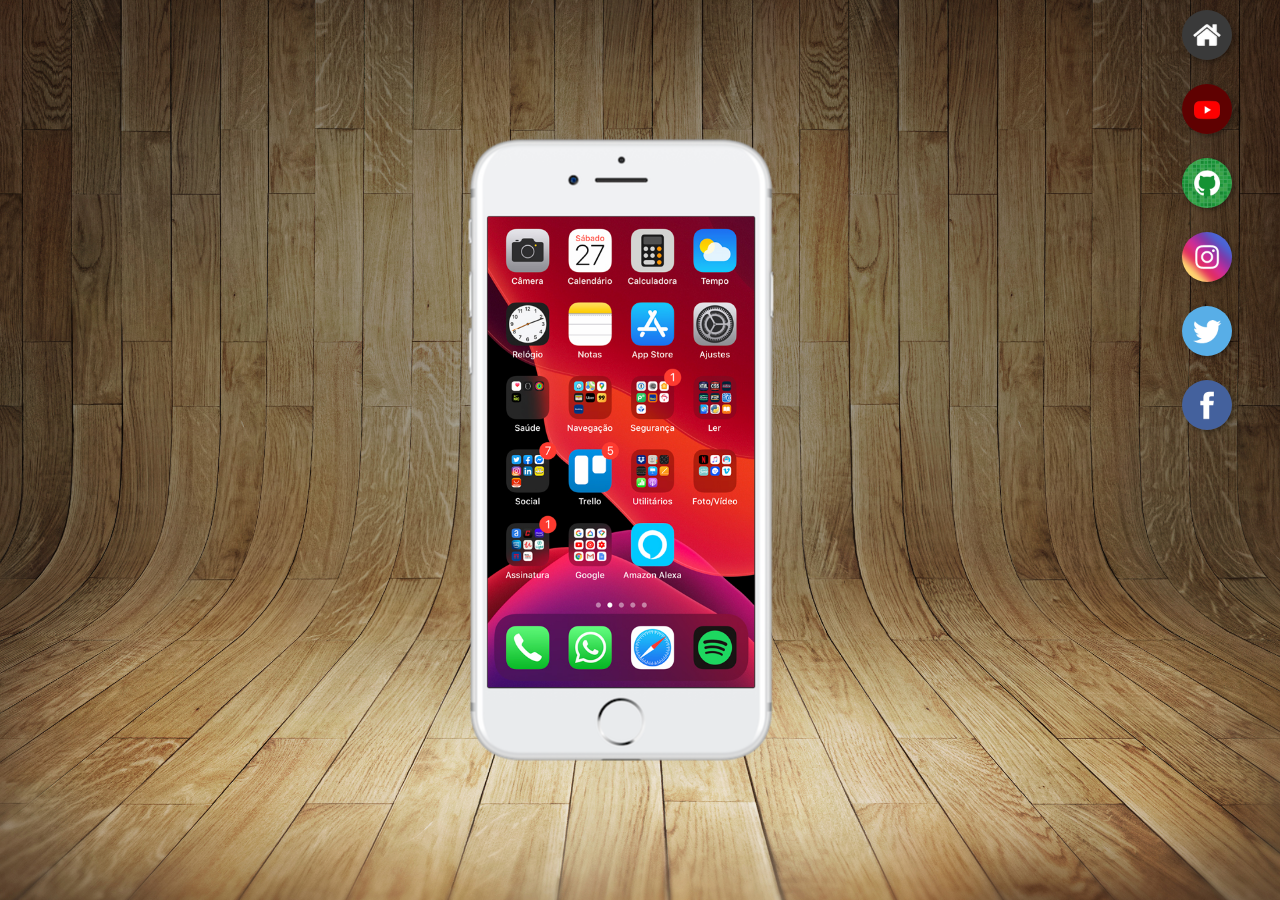
<file: index.html>
<!DOCTYPE html>
<html lang="pt-br">
<head>
    <meta charset="UTF-8">
    <meta name="viewport" content="width=device-width, initial-scale=1.0">
    <title>Projeto Redes Sociais</title>
    <link rel="stylesheet" href="style.css">
    <link rel="shortcut icon" href="favicon.ico" type="image/x-icon">
    
</head>
<body>

  
    <main>
        <section id="telefone">
            <iframe src="home.html" name="tela"  id="tela" frameborder="0"></iframe>
        </section>

        <section id="redes-sociais">
            <a href="home.html" target="tela"> <img src="imagens/logo-home.jpg" alt=""></a> <br>
            <a href="youtube.html" target="tela"><img src="imagens/logo-youtube.jpg" alt=""></a> <br>
            <a href="github.html" target="tela" ><img src="imagens/logo-github.jpg" alt=""></a> <br>
            <a href="instagram.html" target="tela"><img src="imagens/logo-instagram.jpg"   alt=""></a> <br>
            <a href="twitter.html" target="tela"><img src="imagens/logo-twitter.jpg" alt=""></a> <br>
            <a href="facebook.html" target="tela"><img src="imagens/logo-facebook.jpg" alt=""></a>
        </section>
    </main>
    


       
   <body>
</html>
</file>
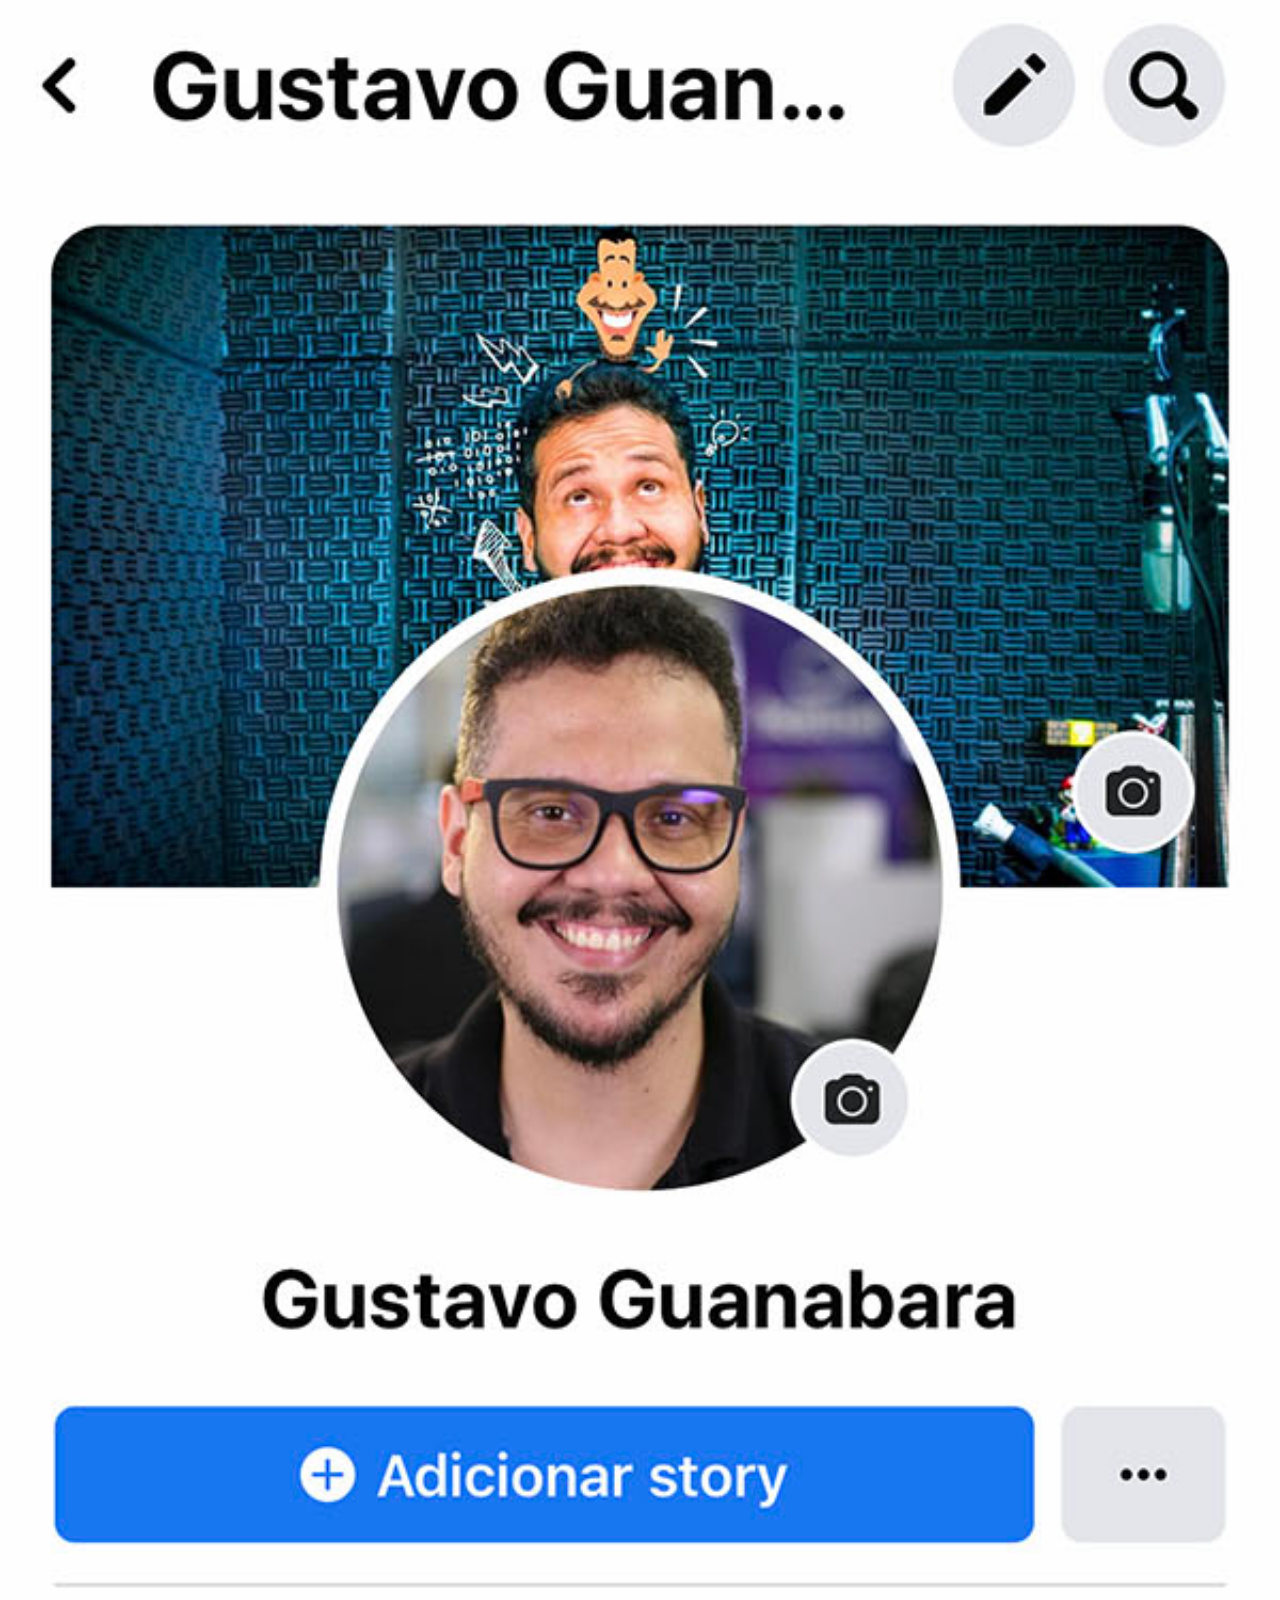
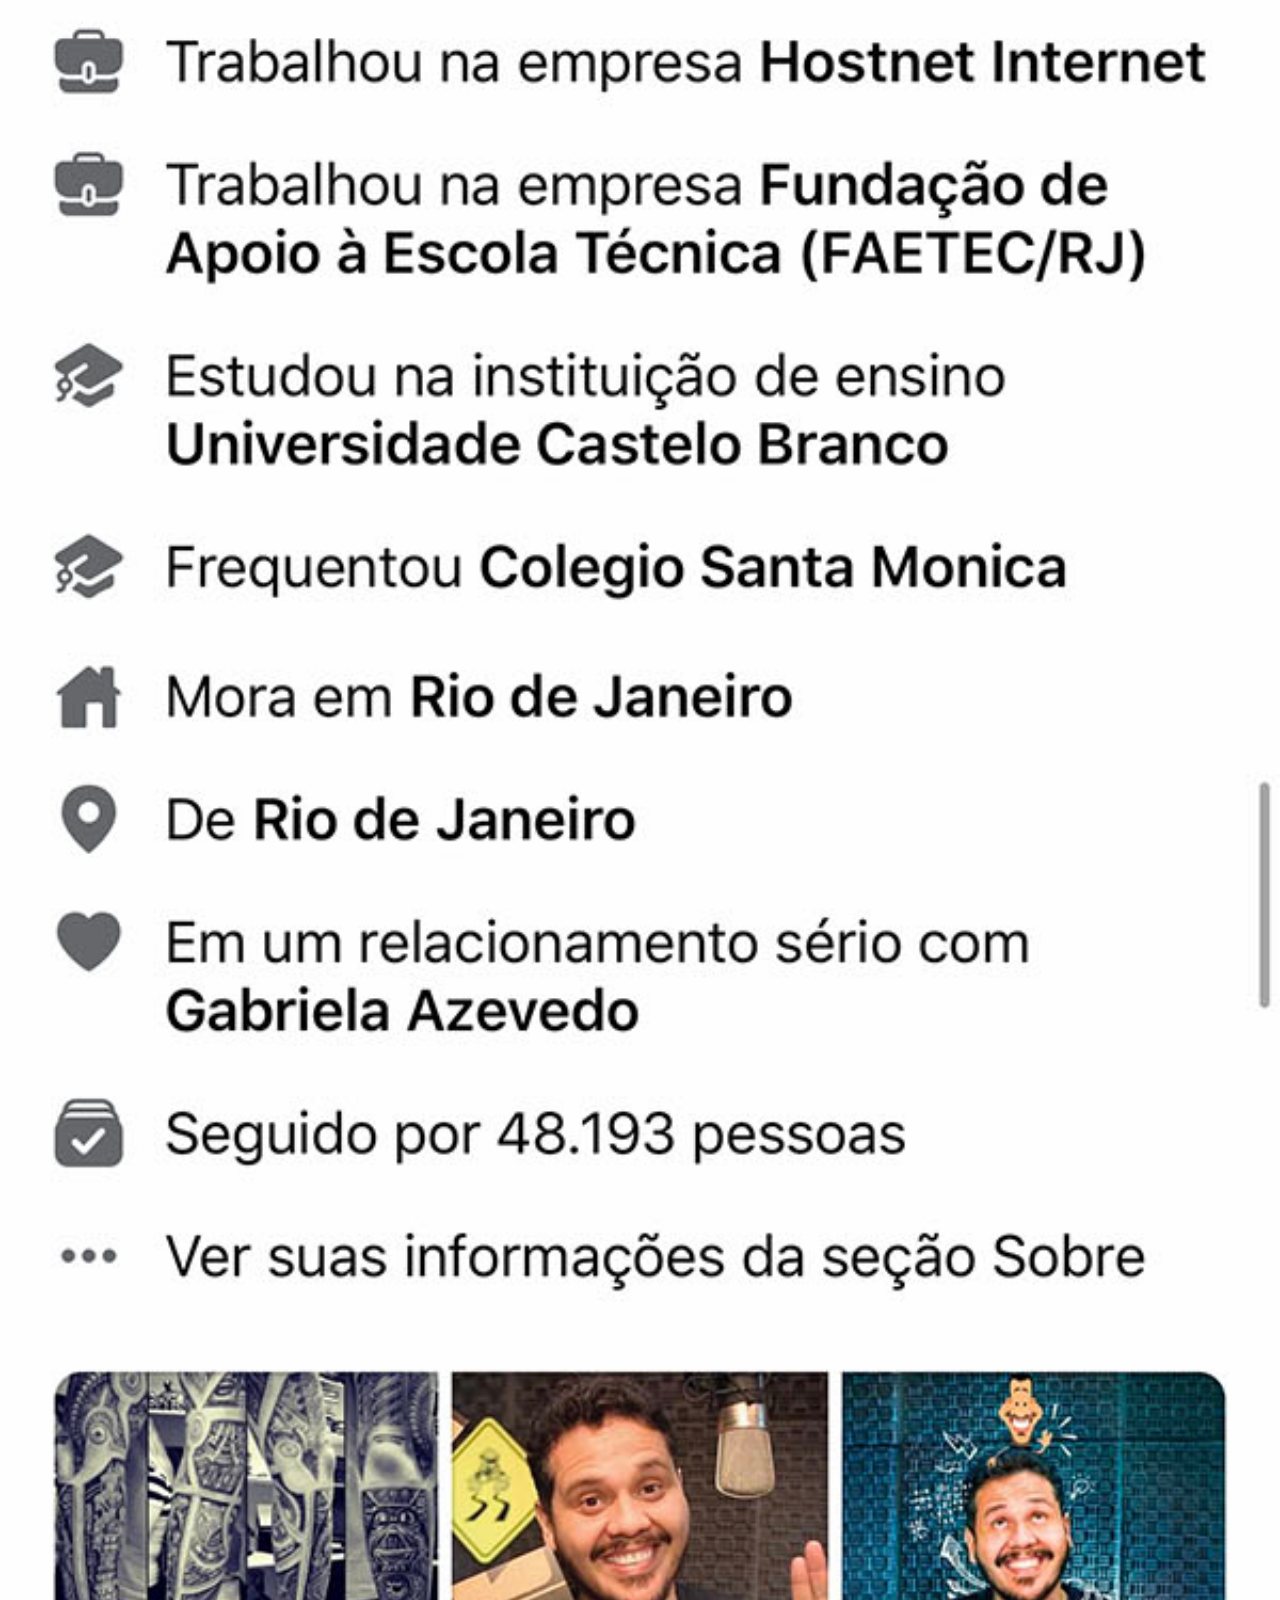
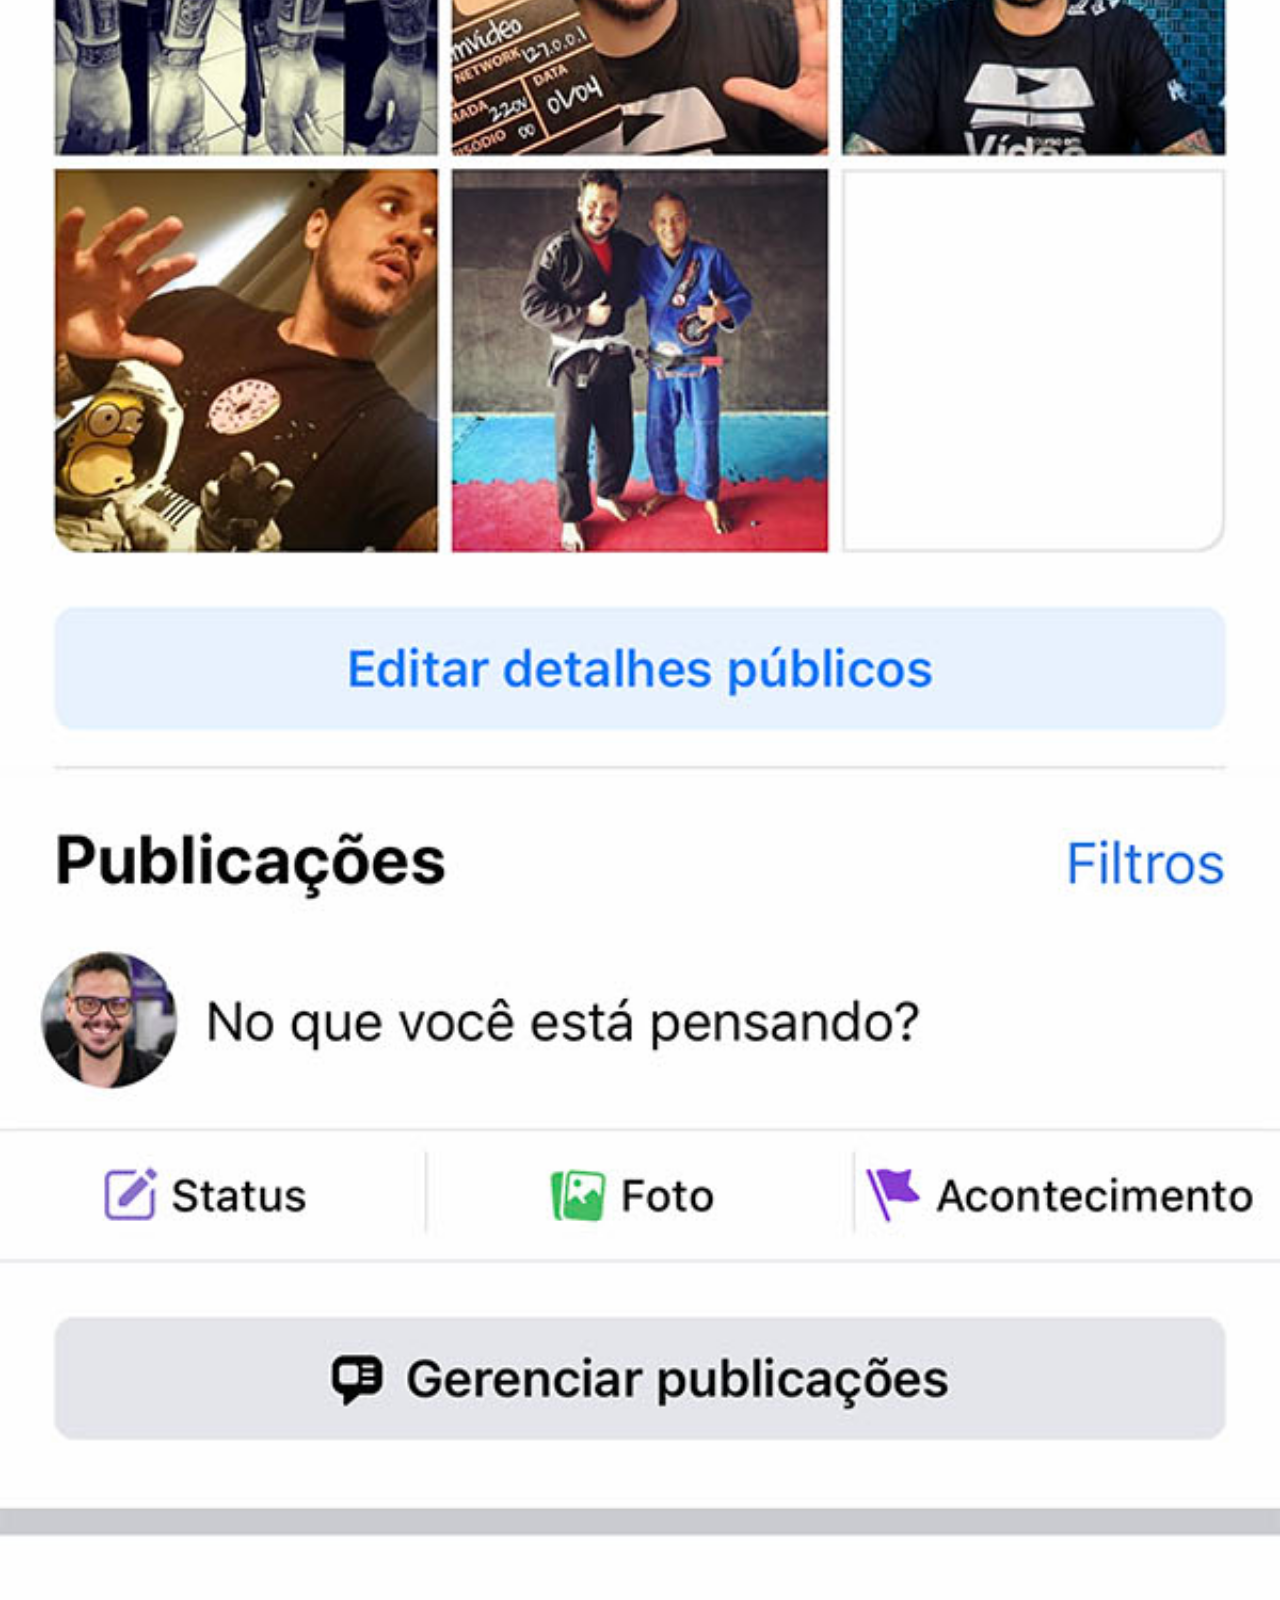
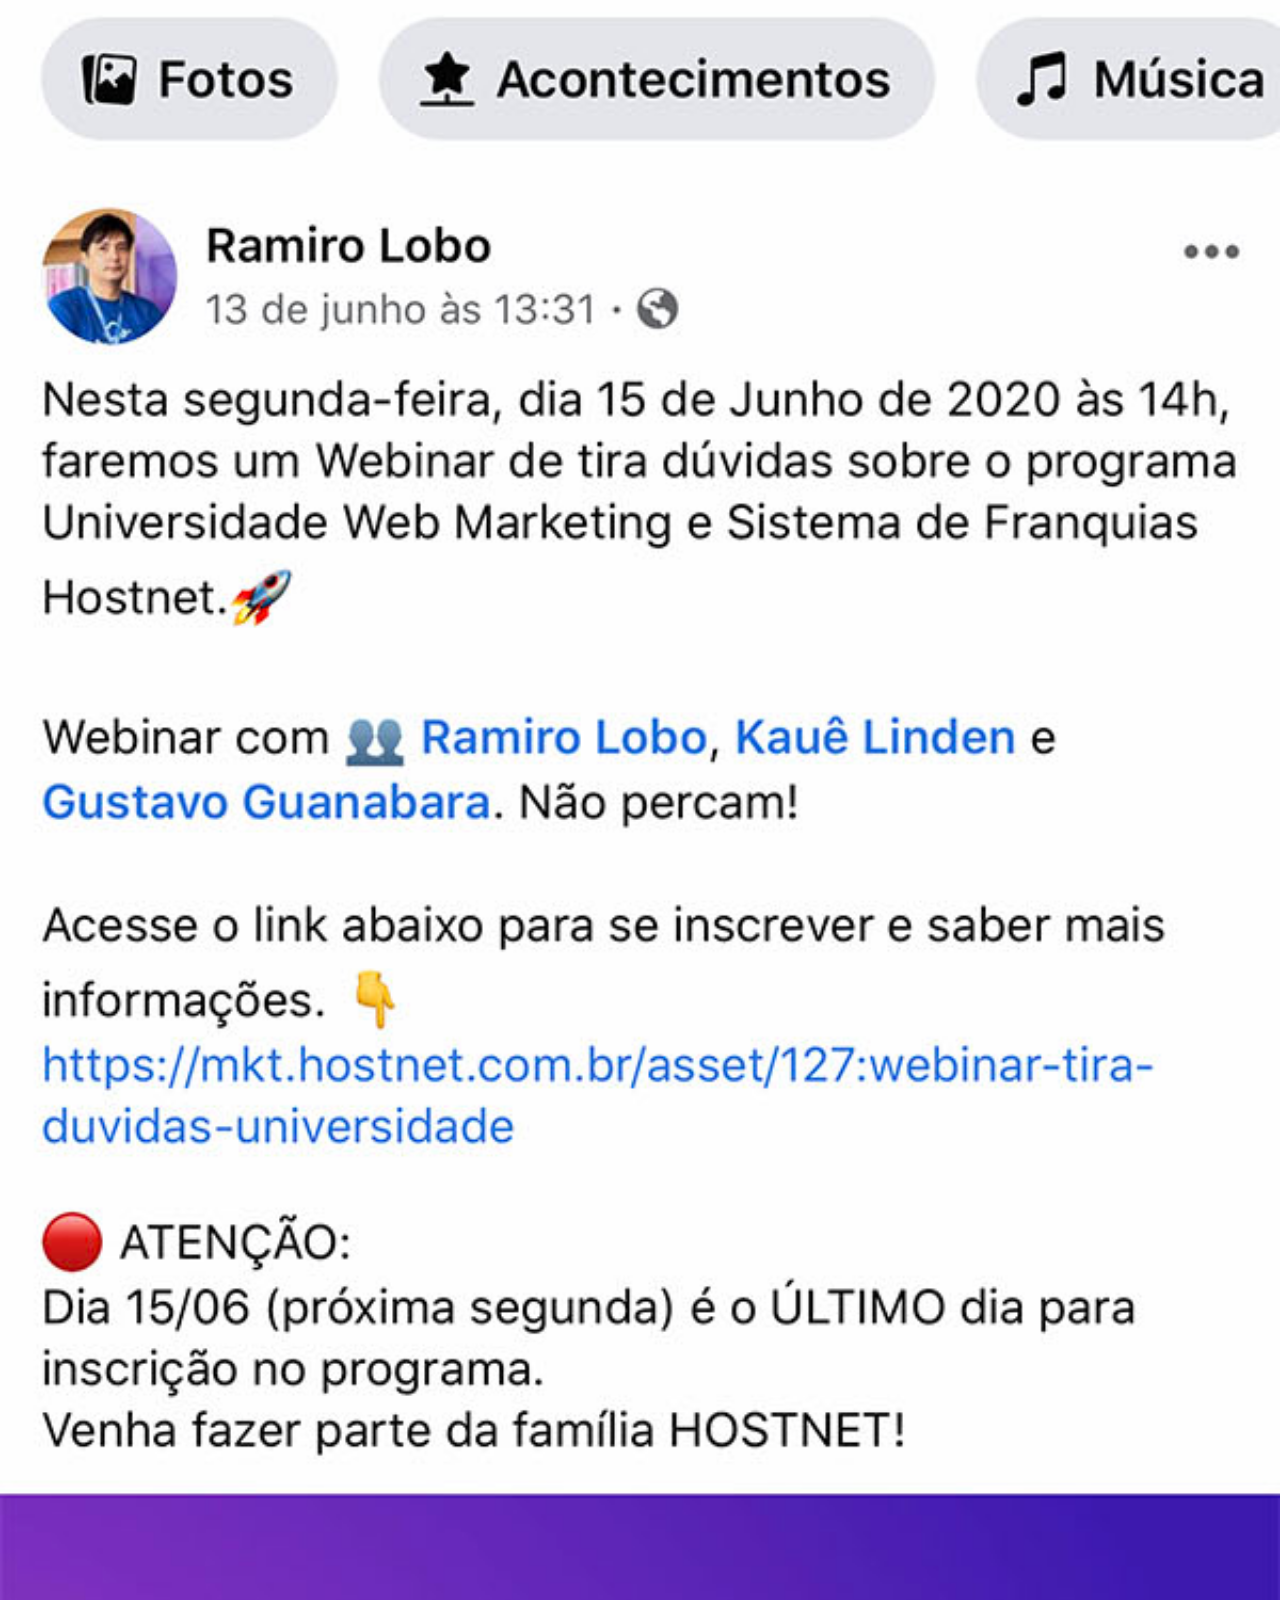
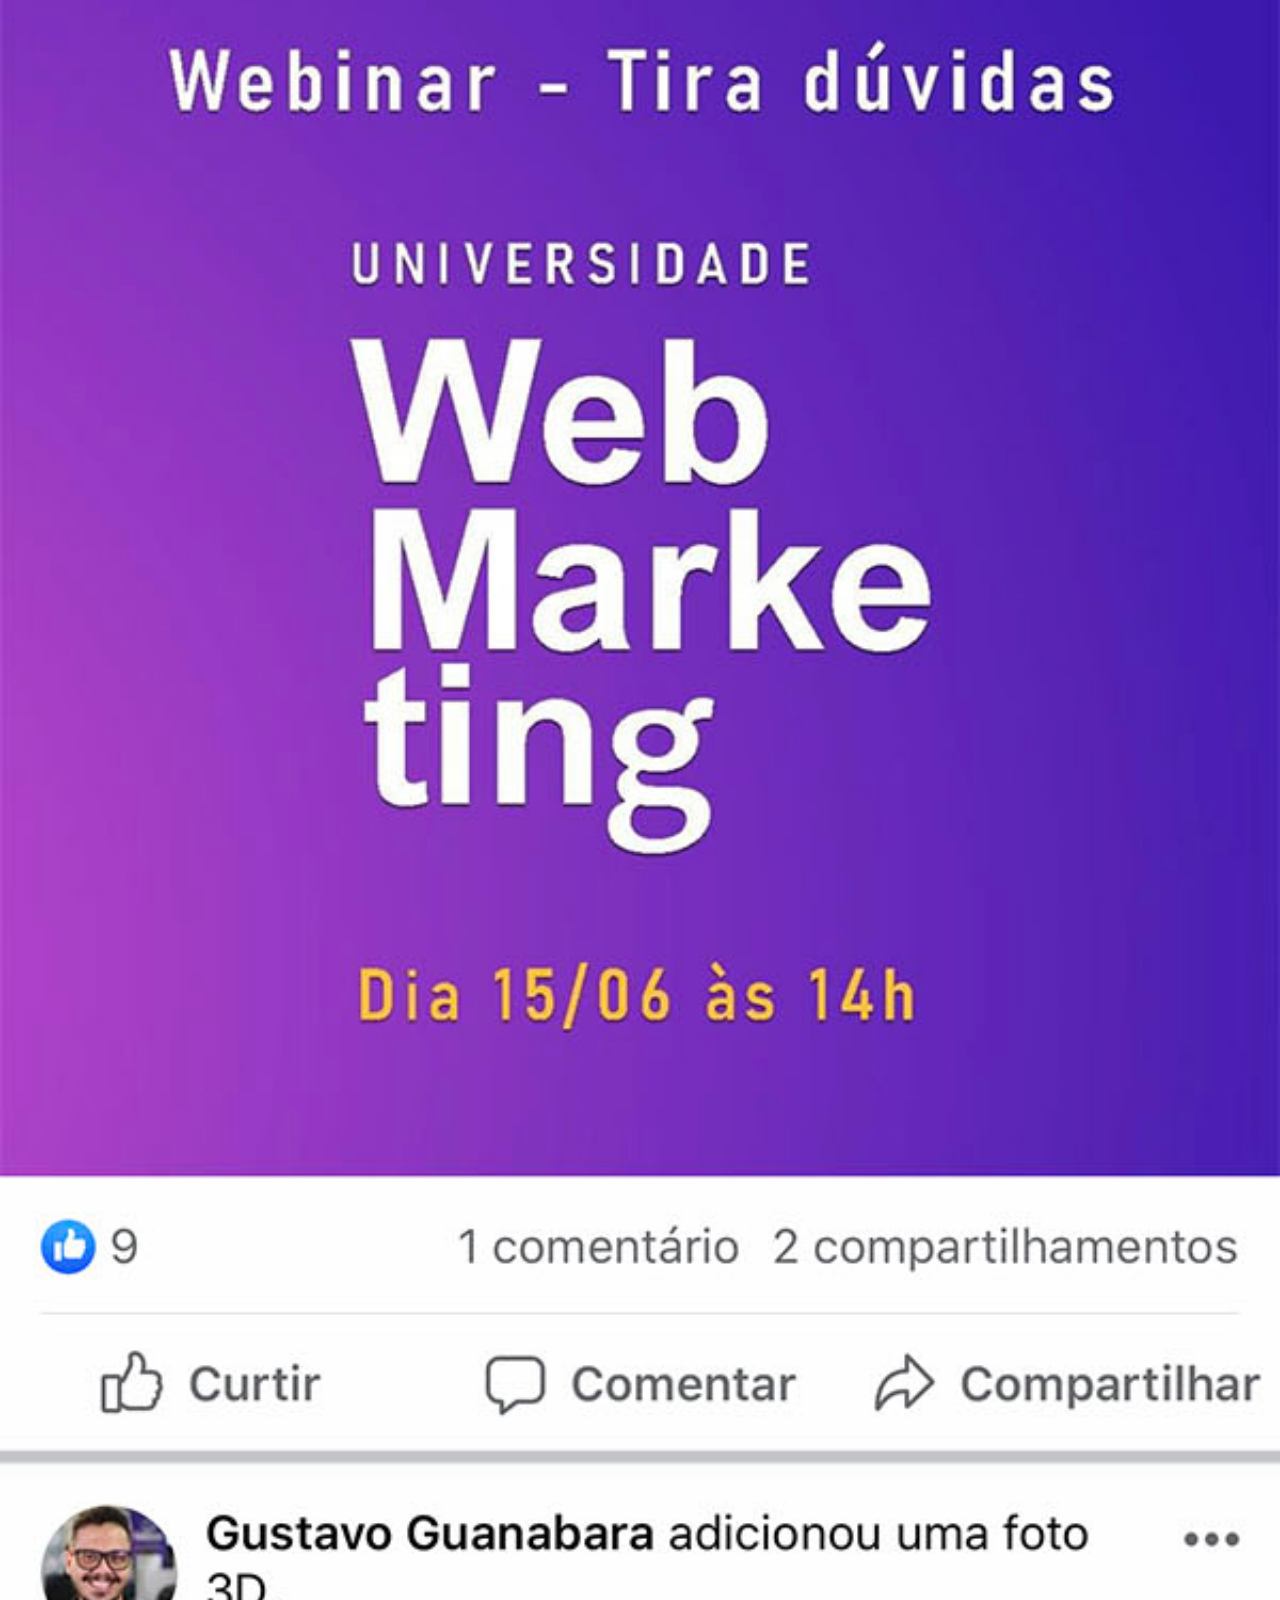
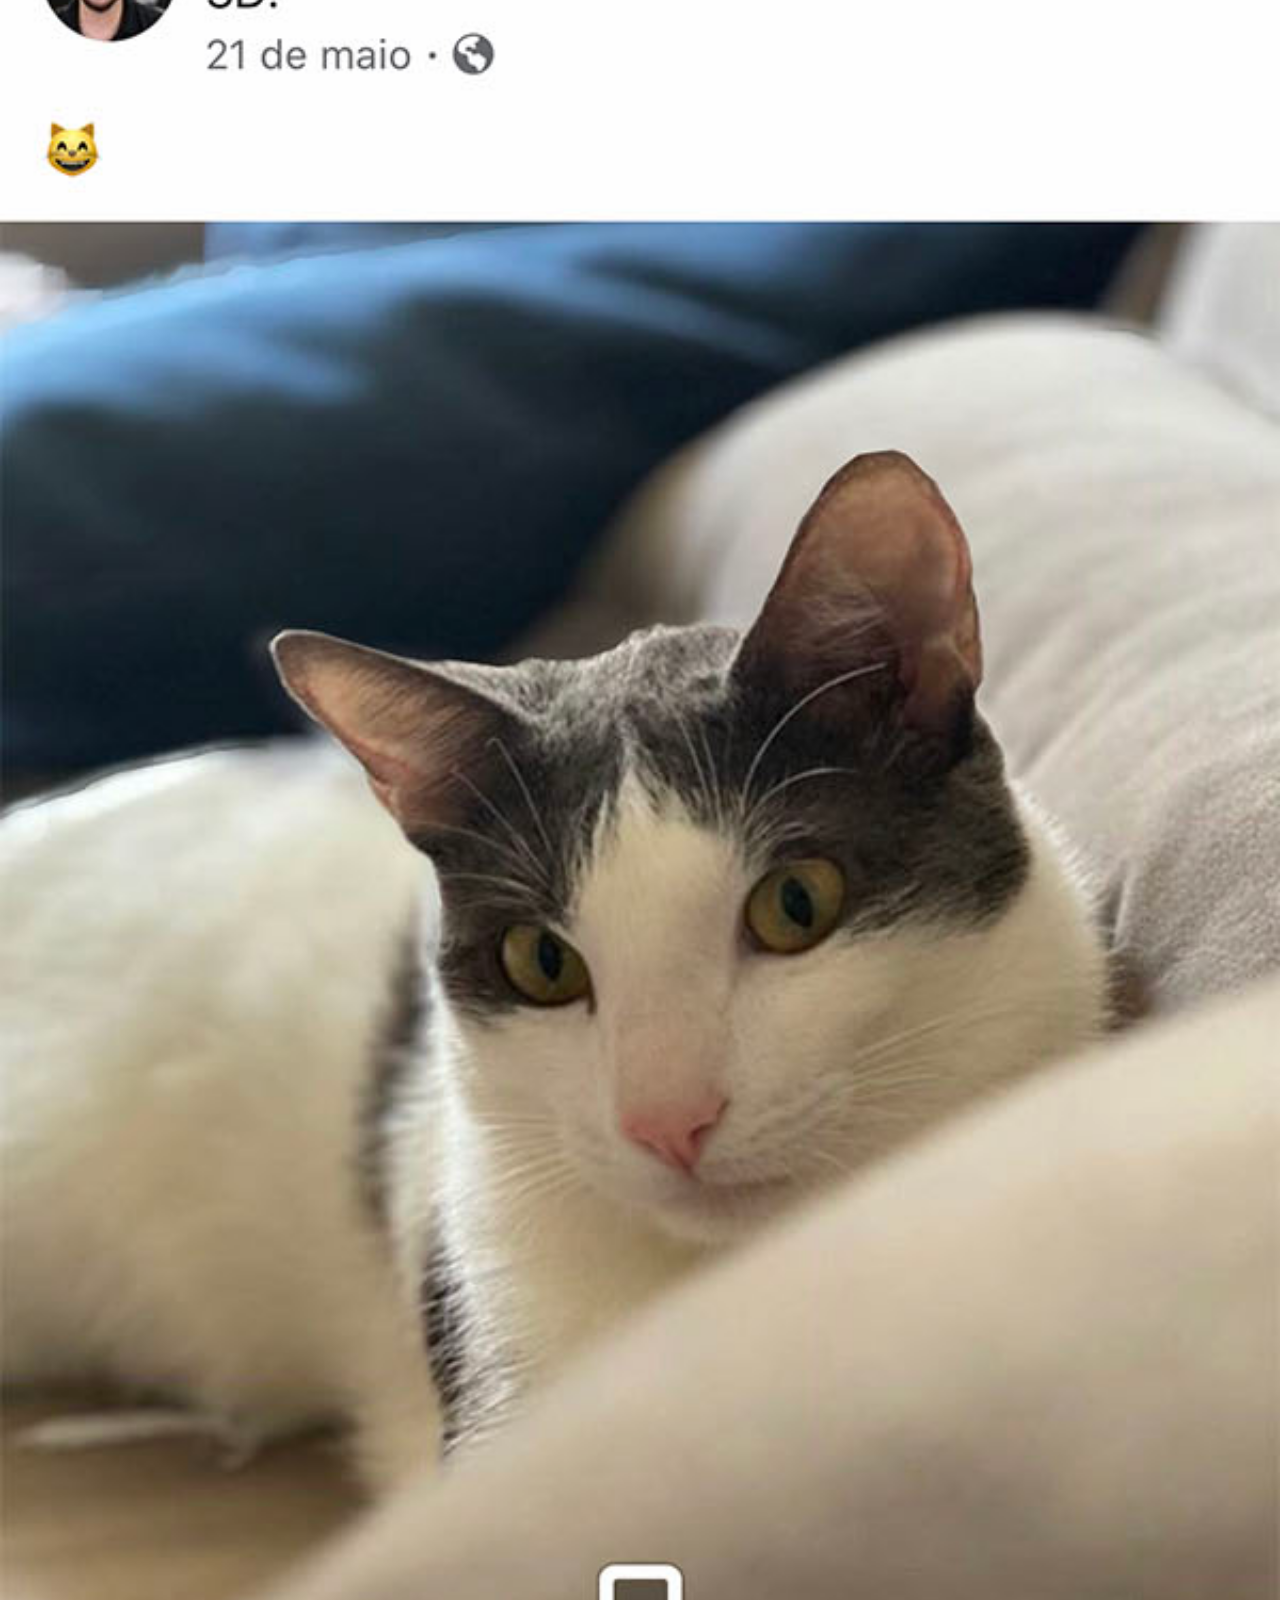
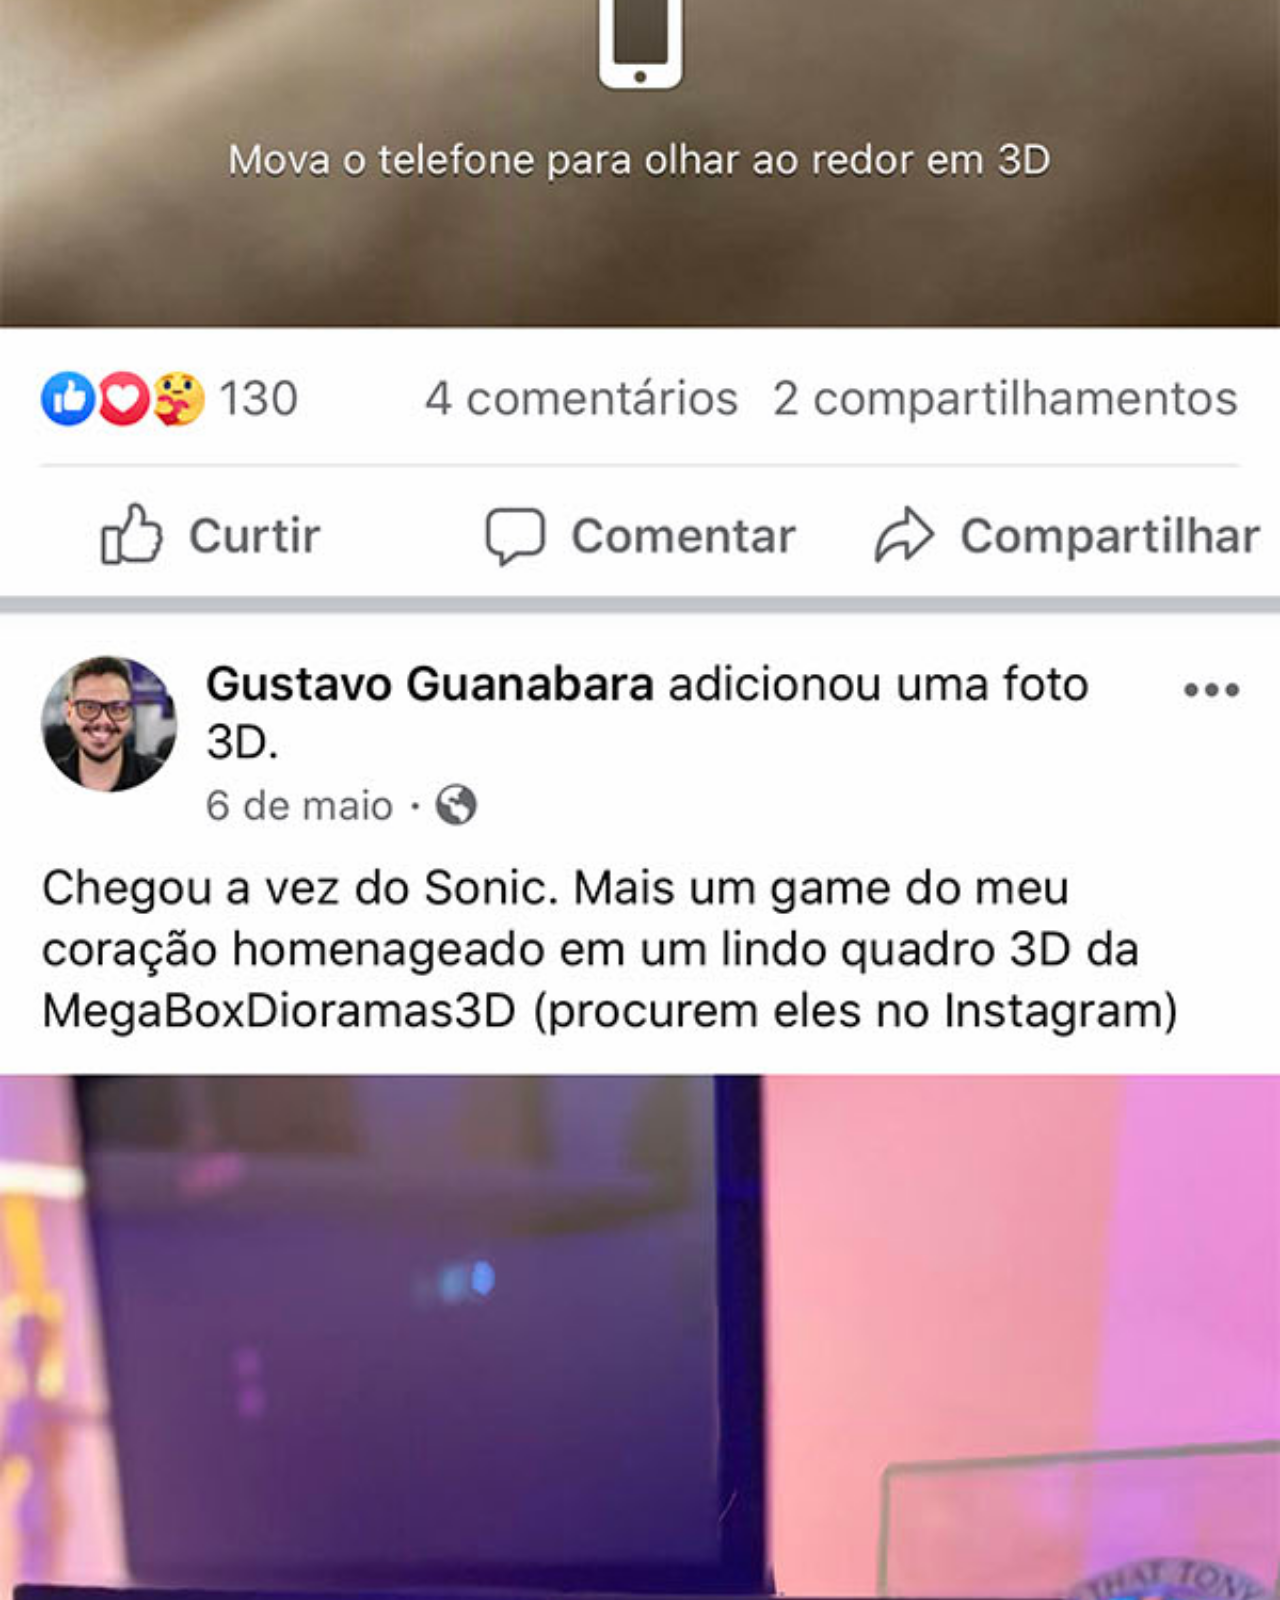
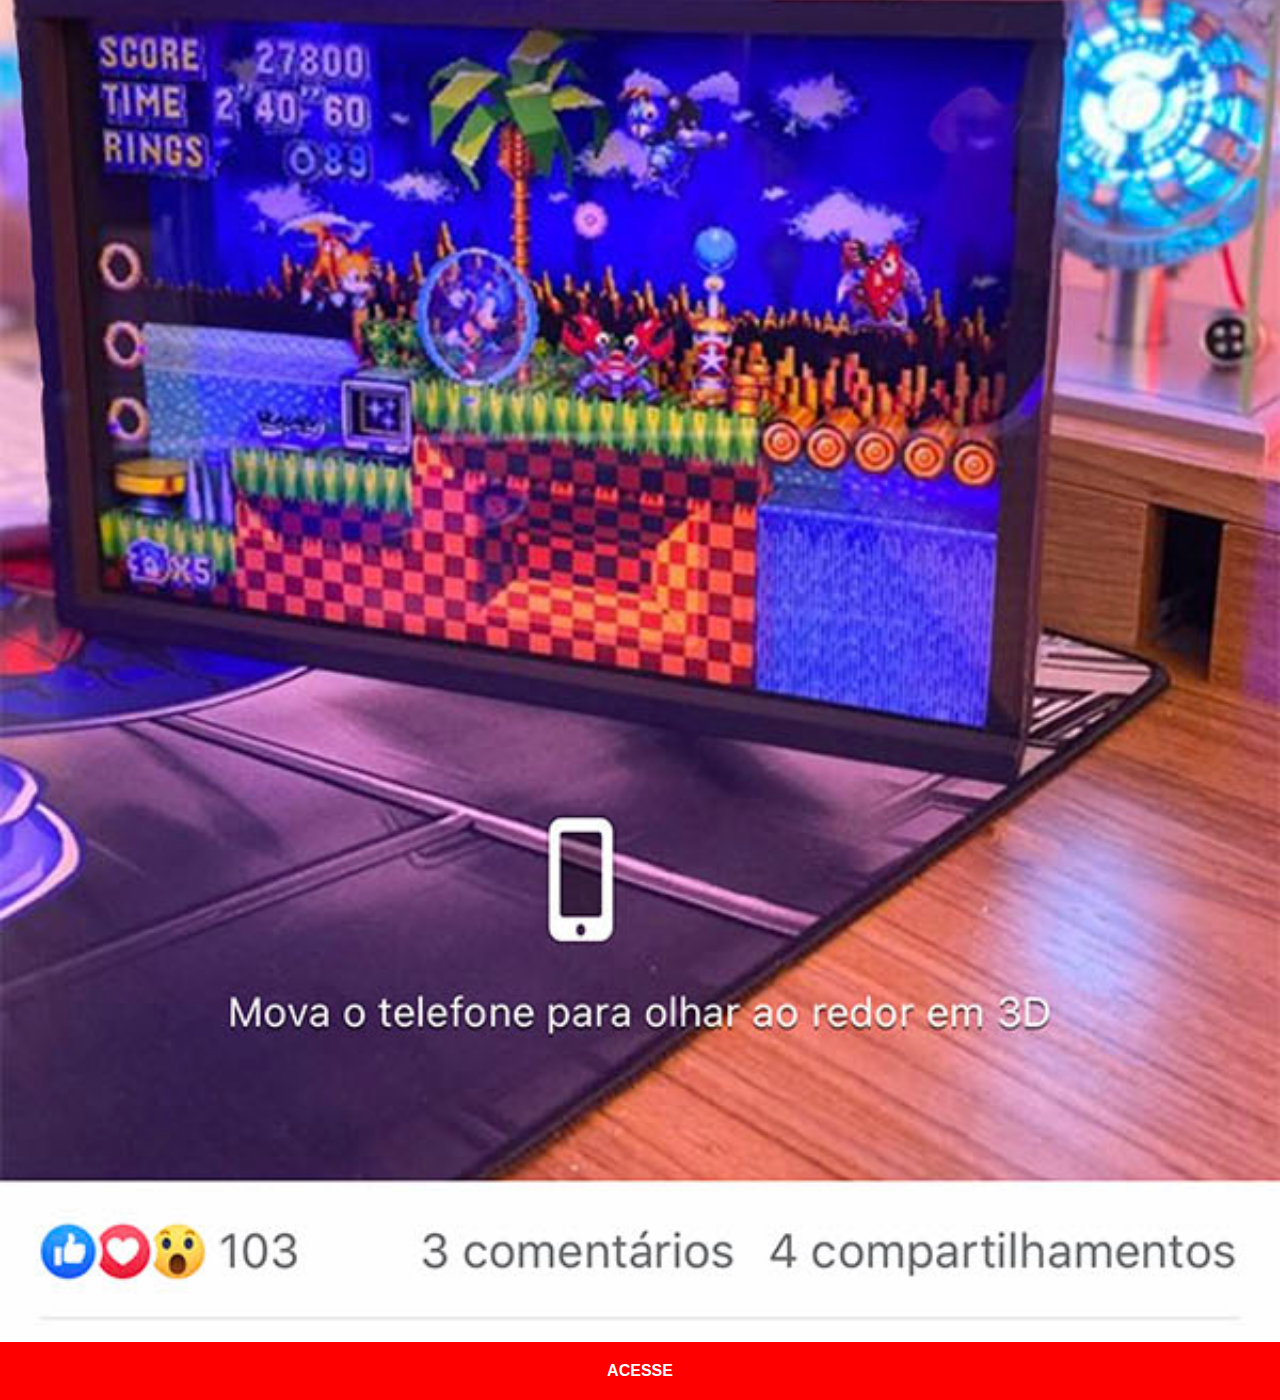
<file: facebook.html>
<!DOCTYPE html>
<html lang="pt-br">
<head>
    <meta charset="UTF-8">
    <meta name="viewport" content="width=device-width, initial-scale=1.0">
    <title>Facebook</title>
    <link rel="stylesheet" href="estilos/social.css">
</head>
<body>
    <img src="imagens/tela-facebook.jpg" alt="Facebook">
    <a href="https://www.facebook.com/gustavoguanabara/?locale=pt_BR" target="_blank">ACESSE</a>
</body>
</html>
</file>
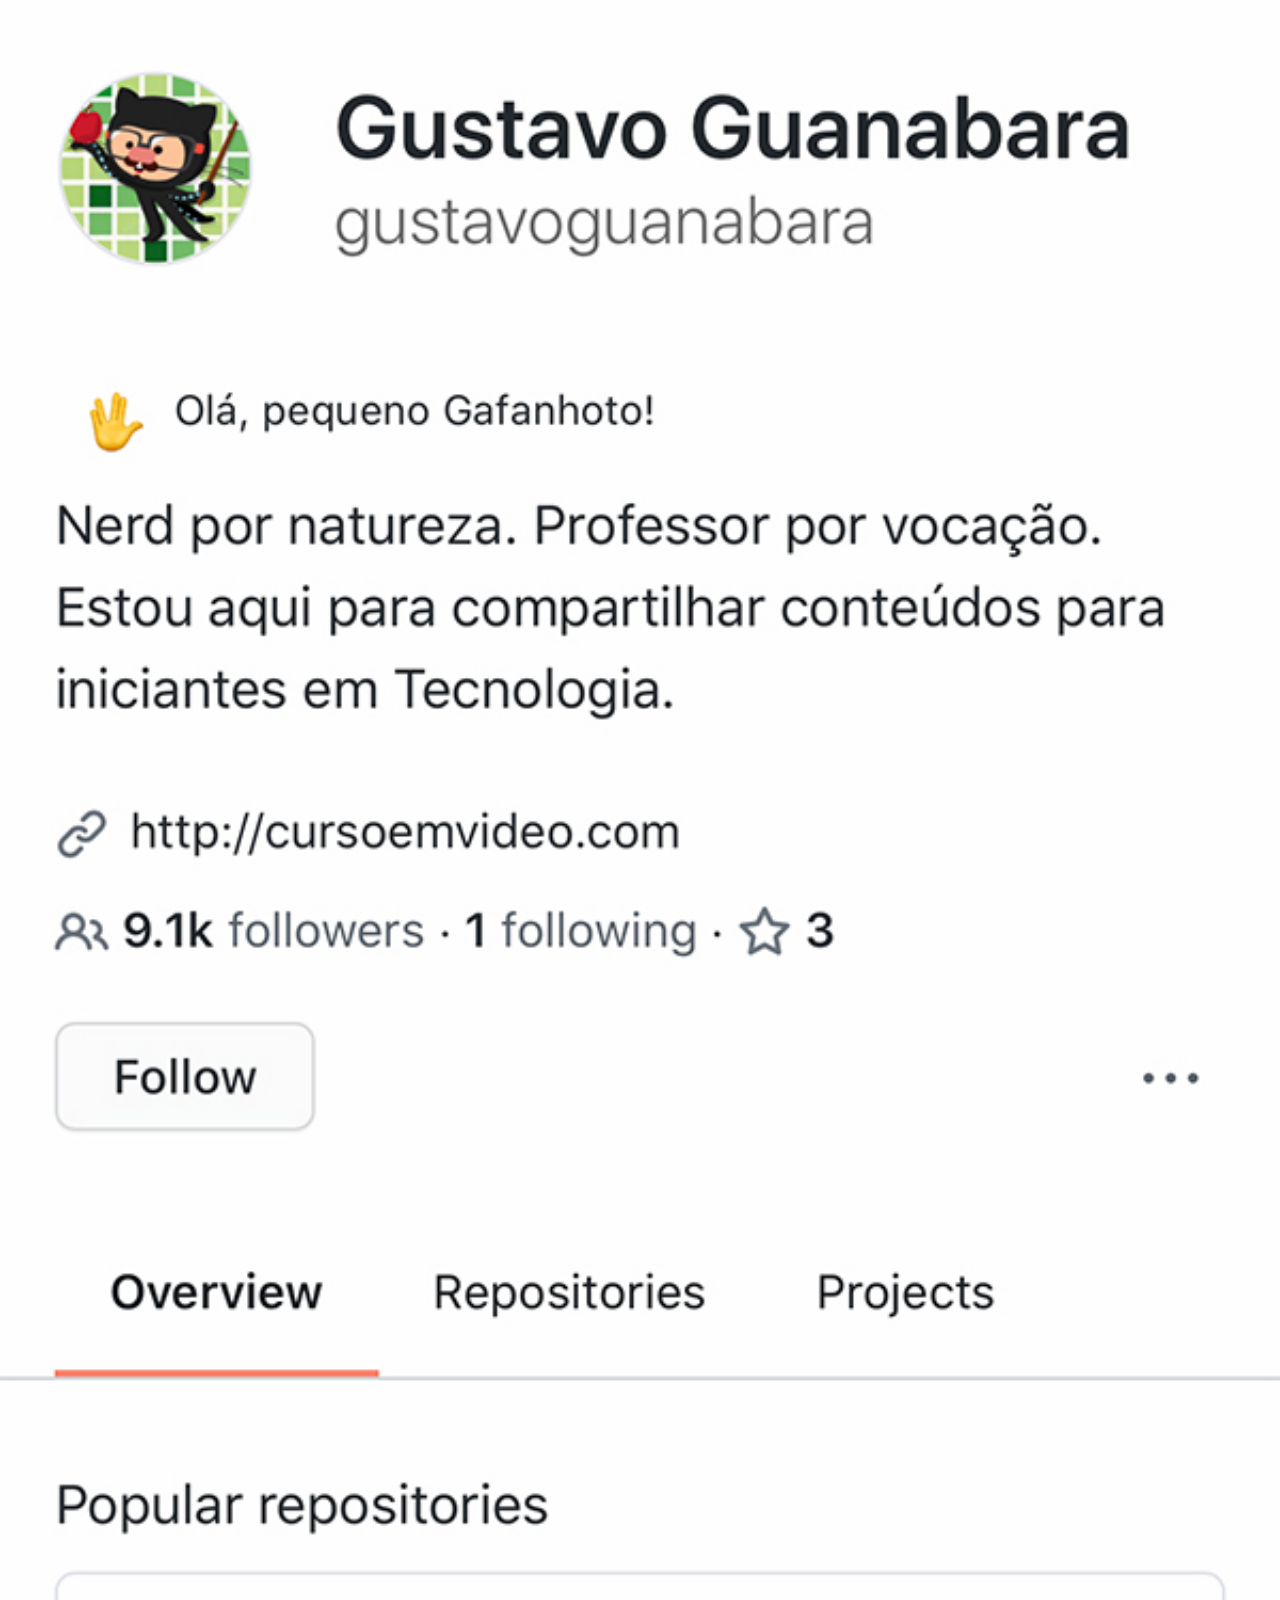
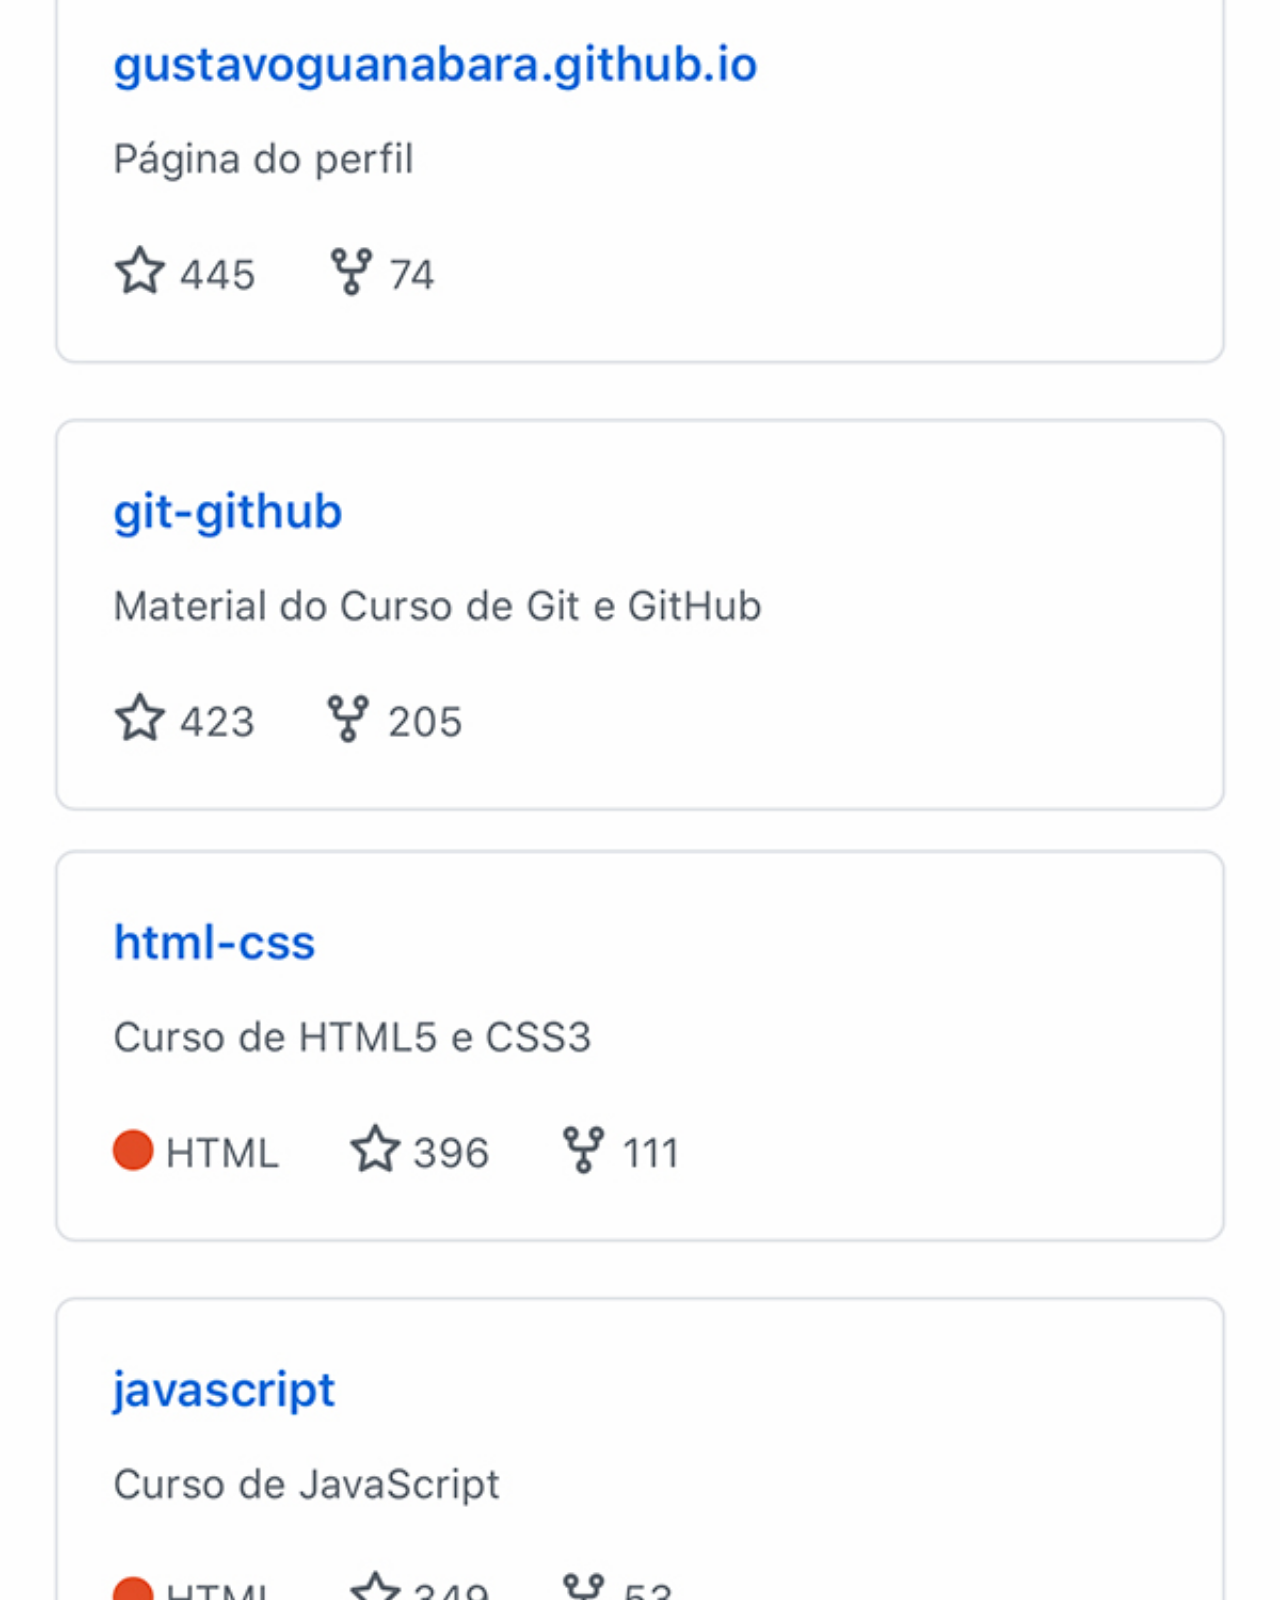
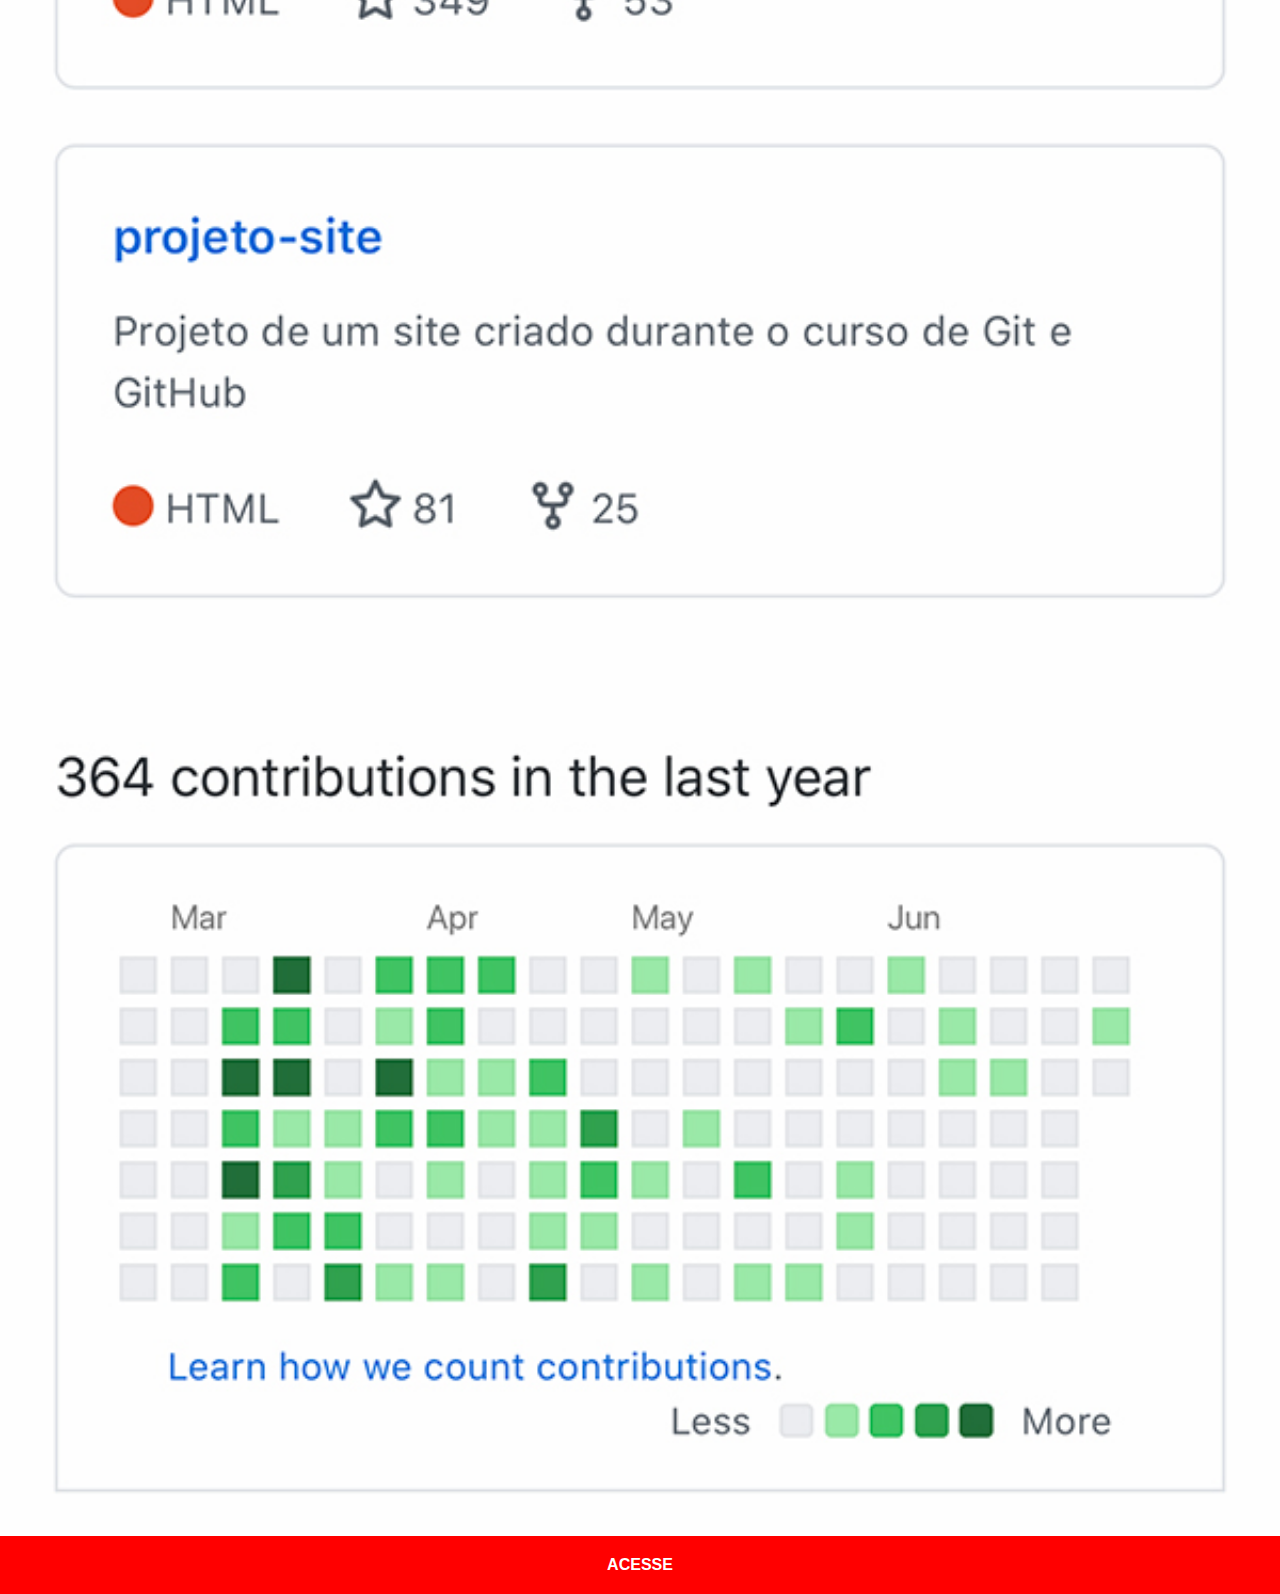
<file: github.html>
<!DOCTYPE html>
<html lang="pt-br">
<head>
    <meta charset="UTF-8">
    <meta name="viewport" content="width=device-width, initial-scale=1.0">
    <title>Document</title>
    <link rel="stylesheet" href="estilos/social.css">
</head>
<body>
    <img src="imagens/tela-github.jpg" alt="Github">
    <a href="https://github.com/gustavoguanabara/" target="_blank">ACESSE</a>
</body>
</html>
</file>
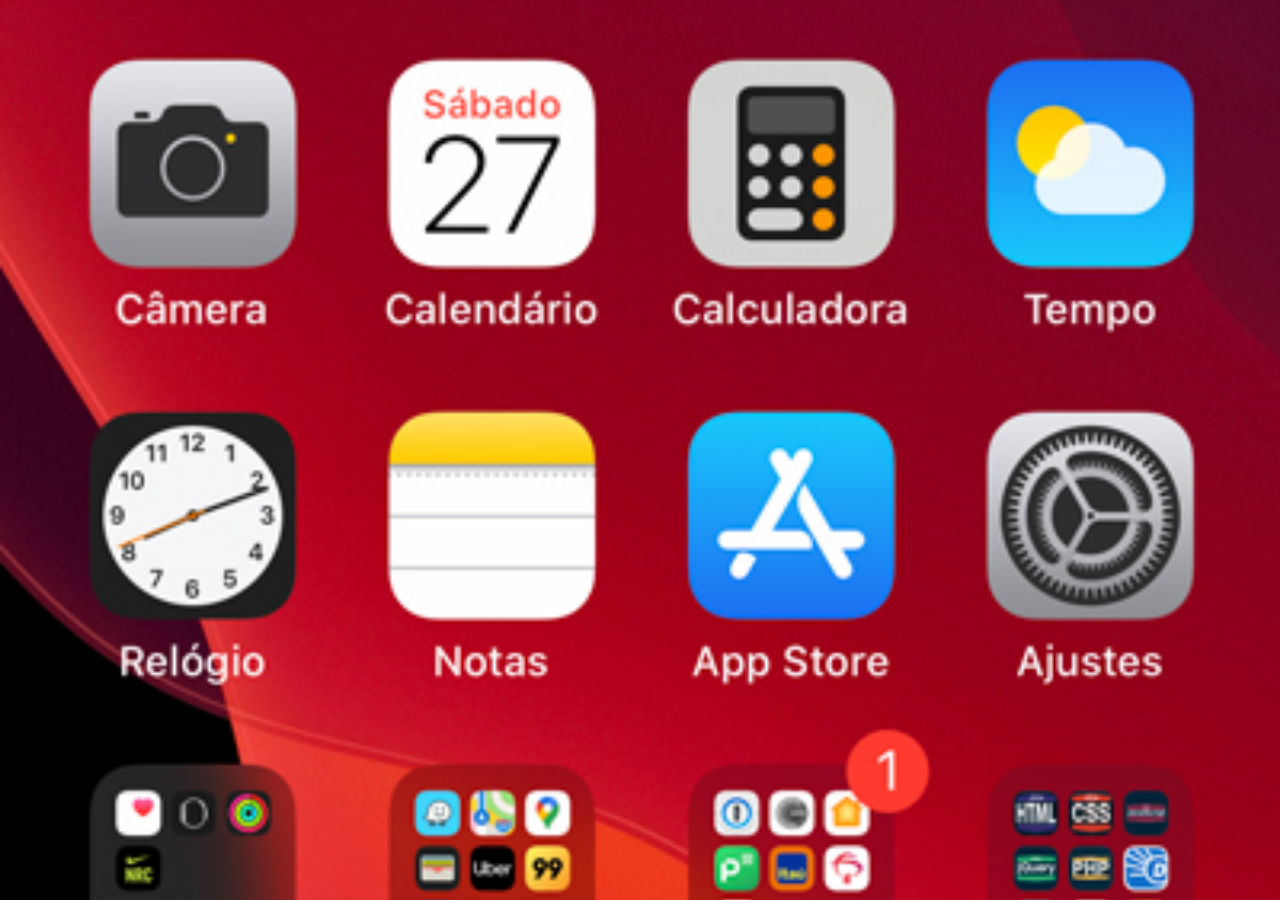
<file: home.html>
<!DOCTYPE html>
<html lang="pt-br">
<head>
    <meta charset="UTF-8">
    <meta name="viewport" content="width=device-width, initial-scale=1.0">
    <title>Home</title>
    <style>
      *{
        margin: 0px;
        padding: 0px;
      }
      body{
        height: 100vh;
        width: 97vw;
        background-image: url('imagens/tela-home.jpg');
        background-position: top center;
        background-repeat: no-repeat;
        background-color: black;
        background-size: cover;
      }
    </style>
</head>
<body>
    
</body>
</html>
</file>
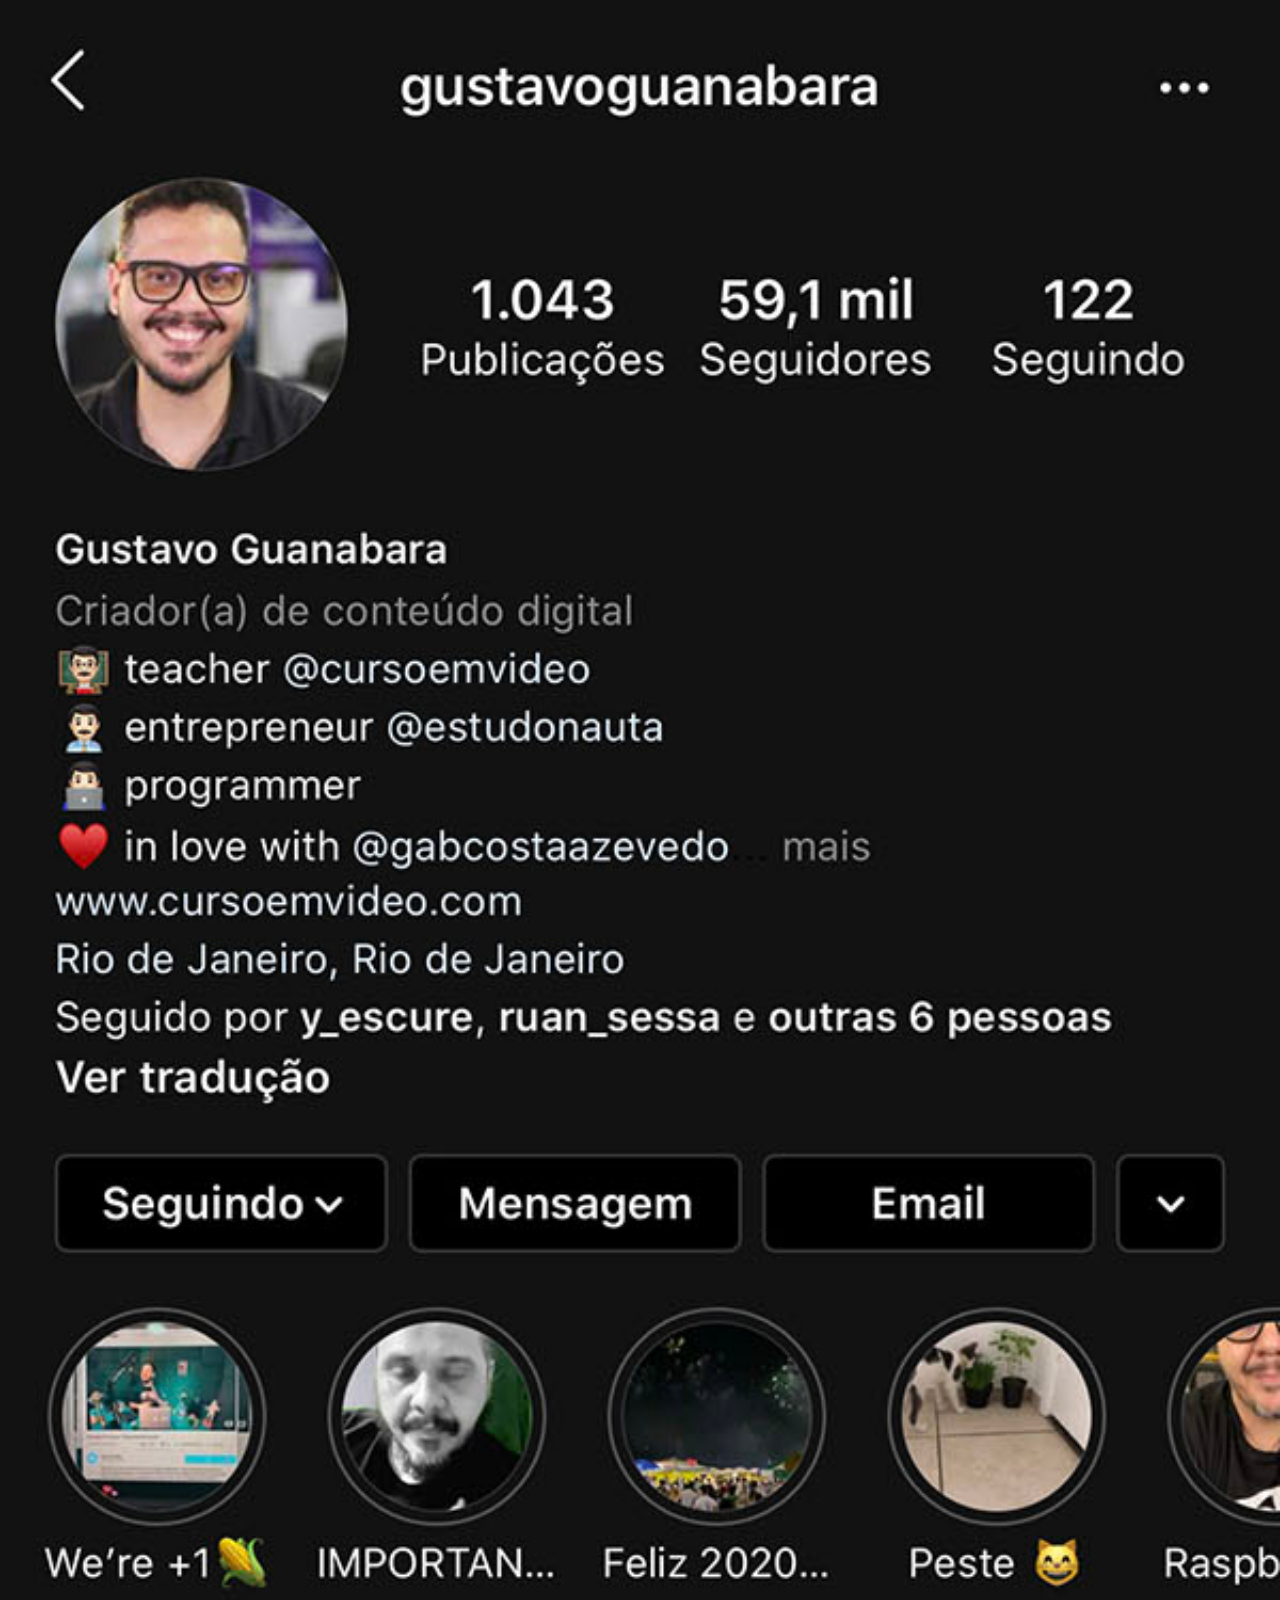
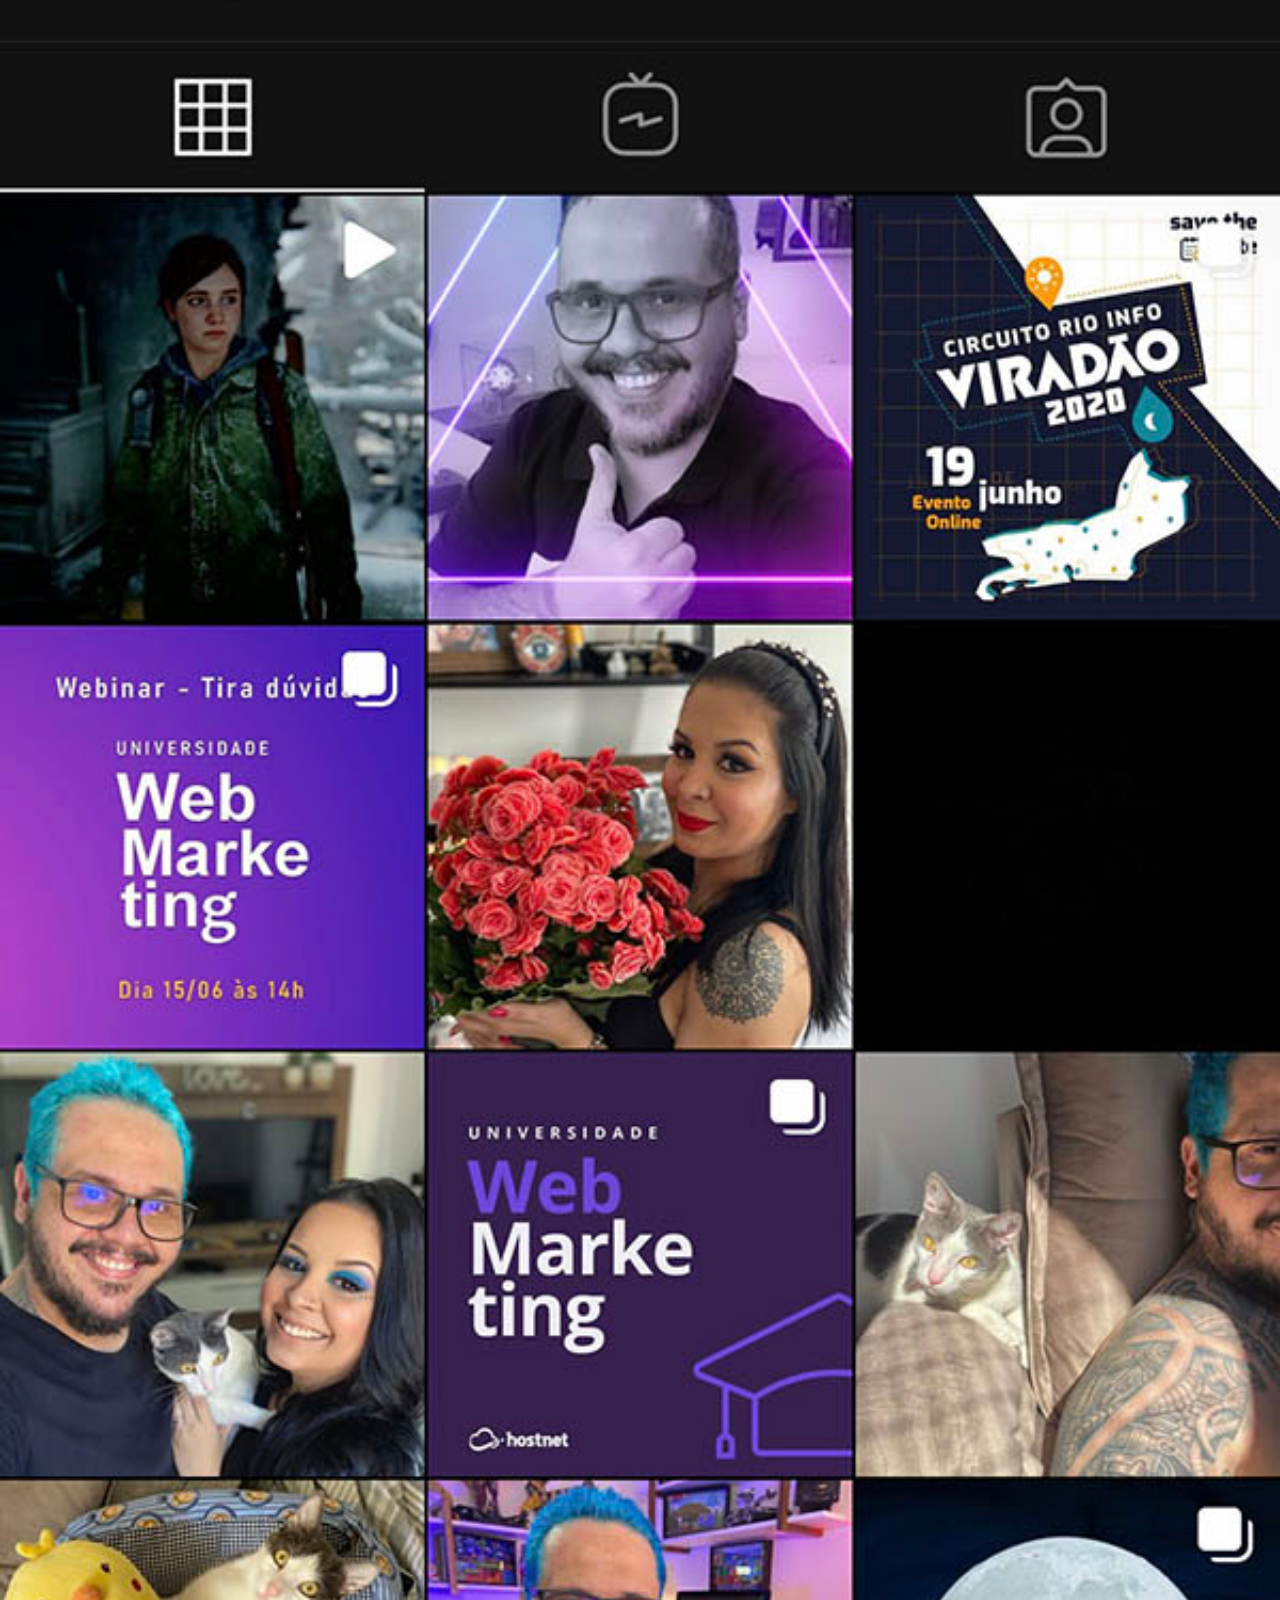
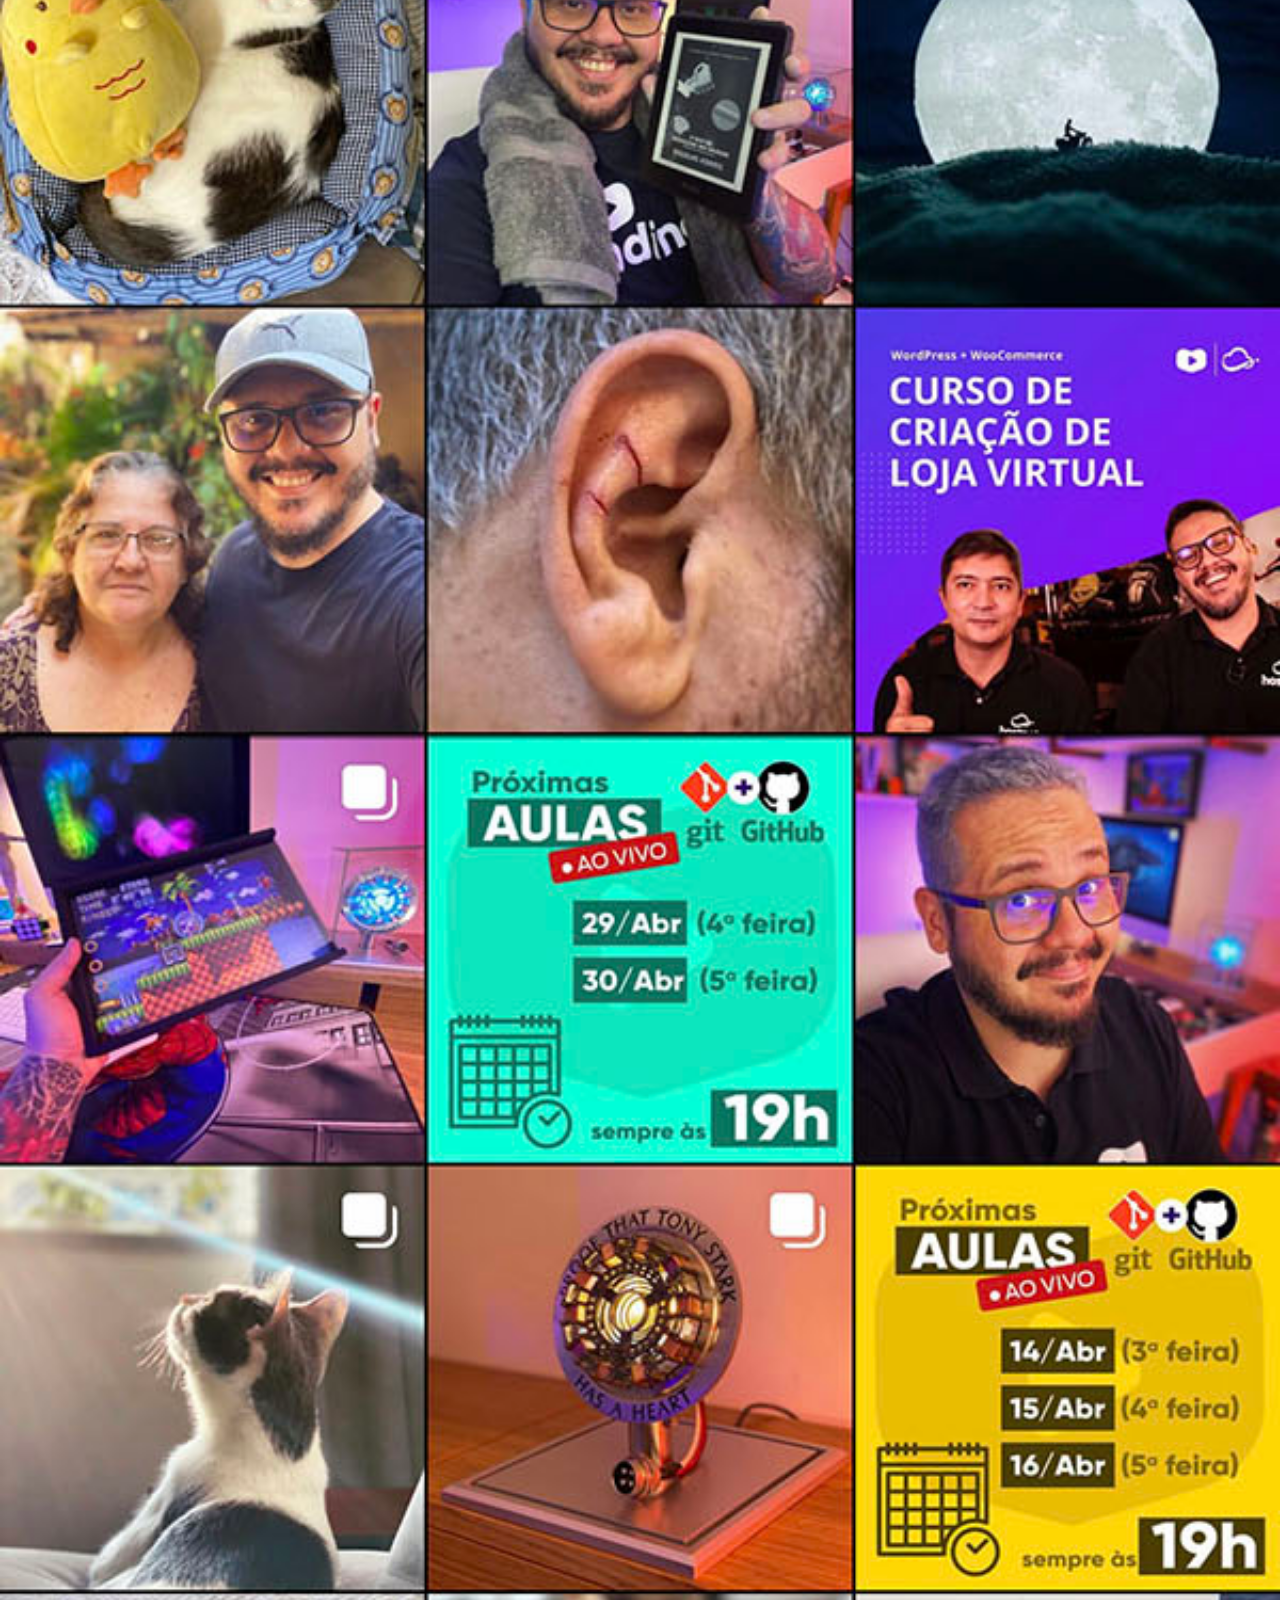
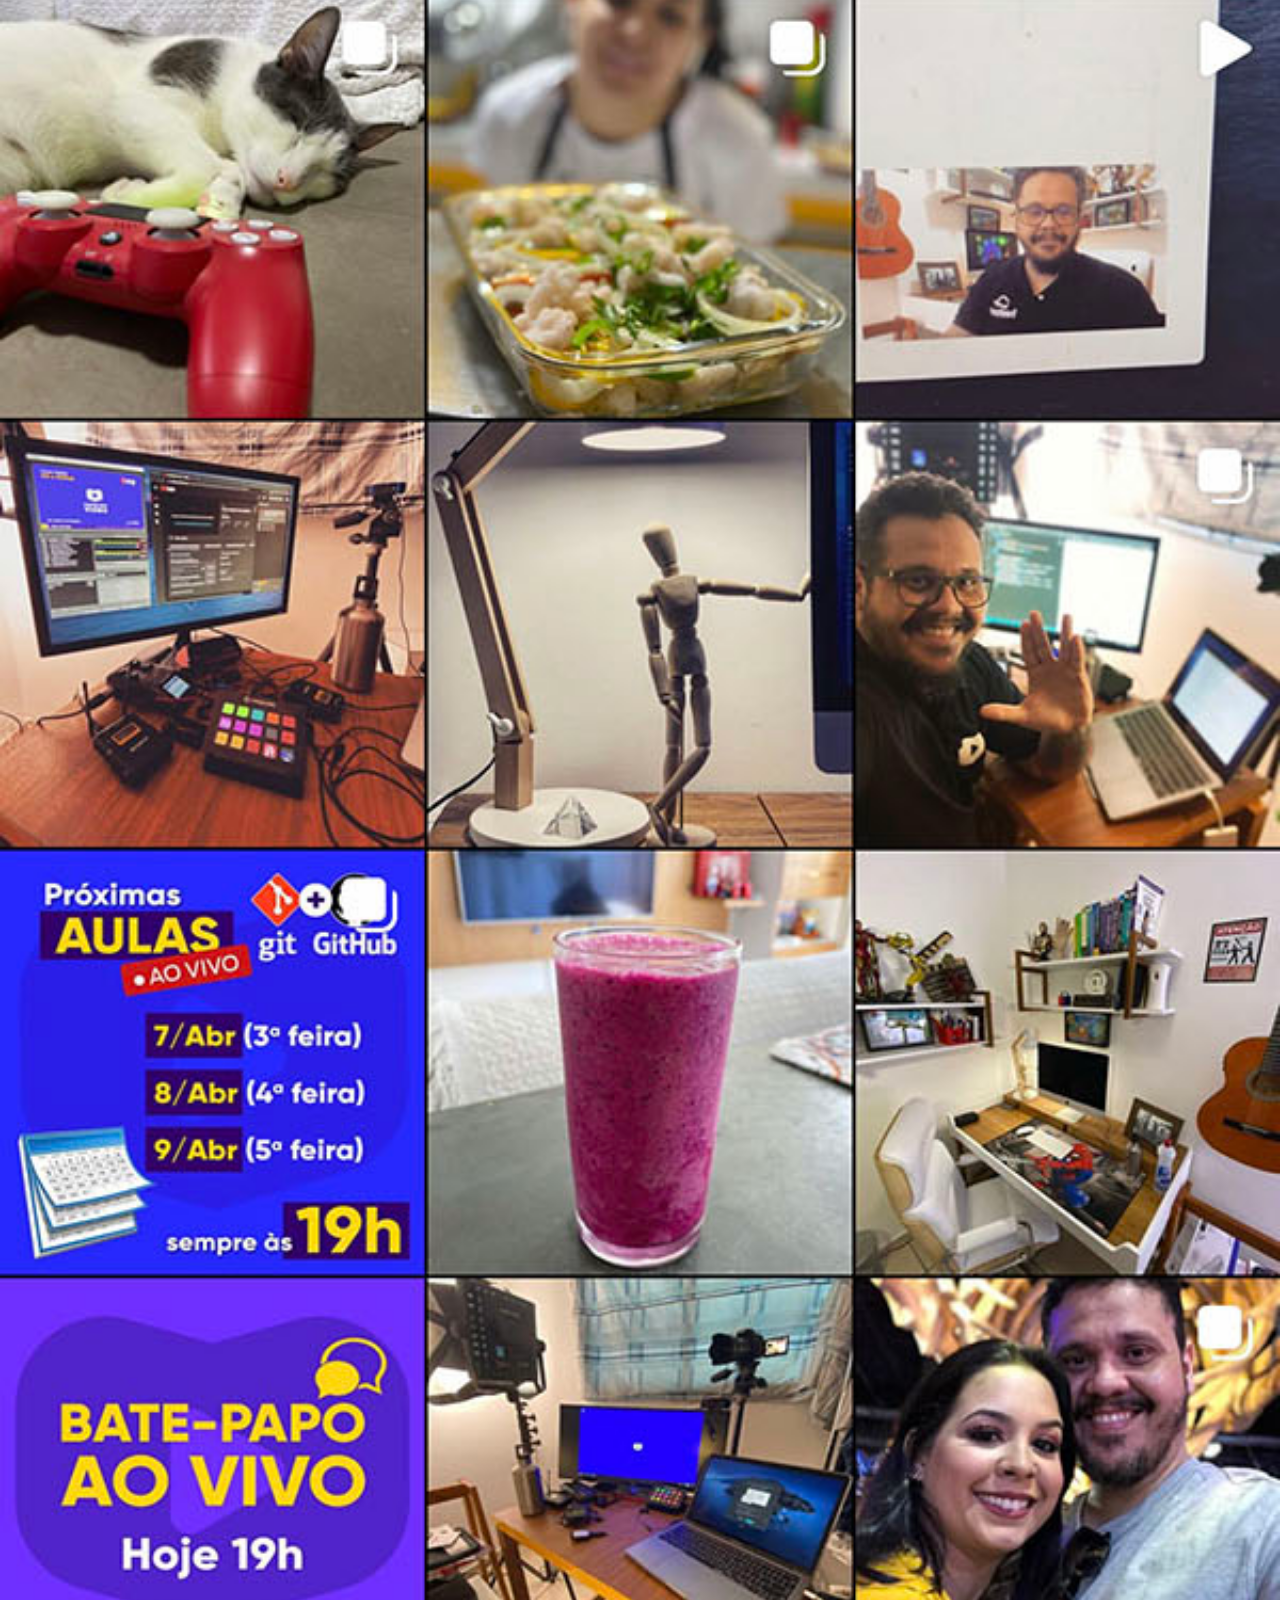
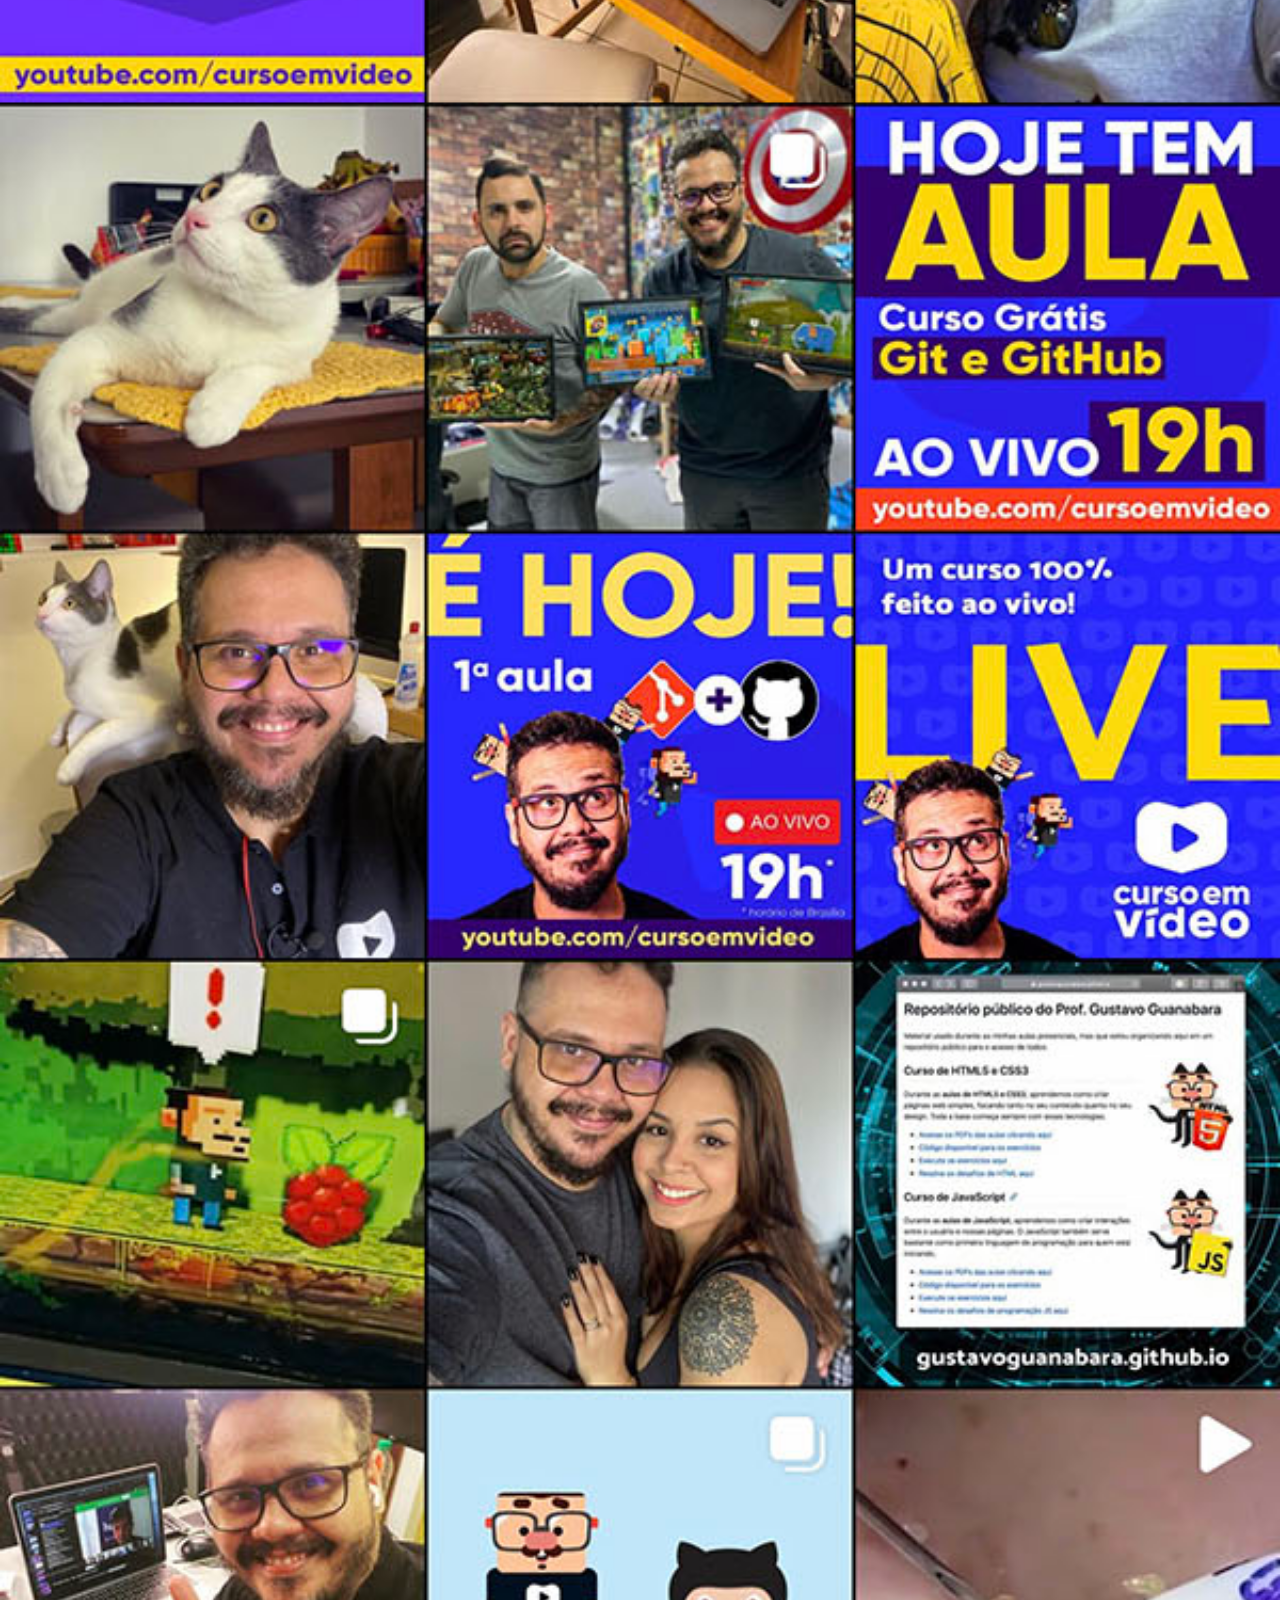
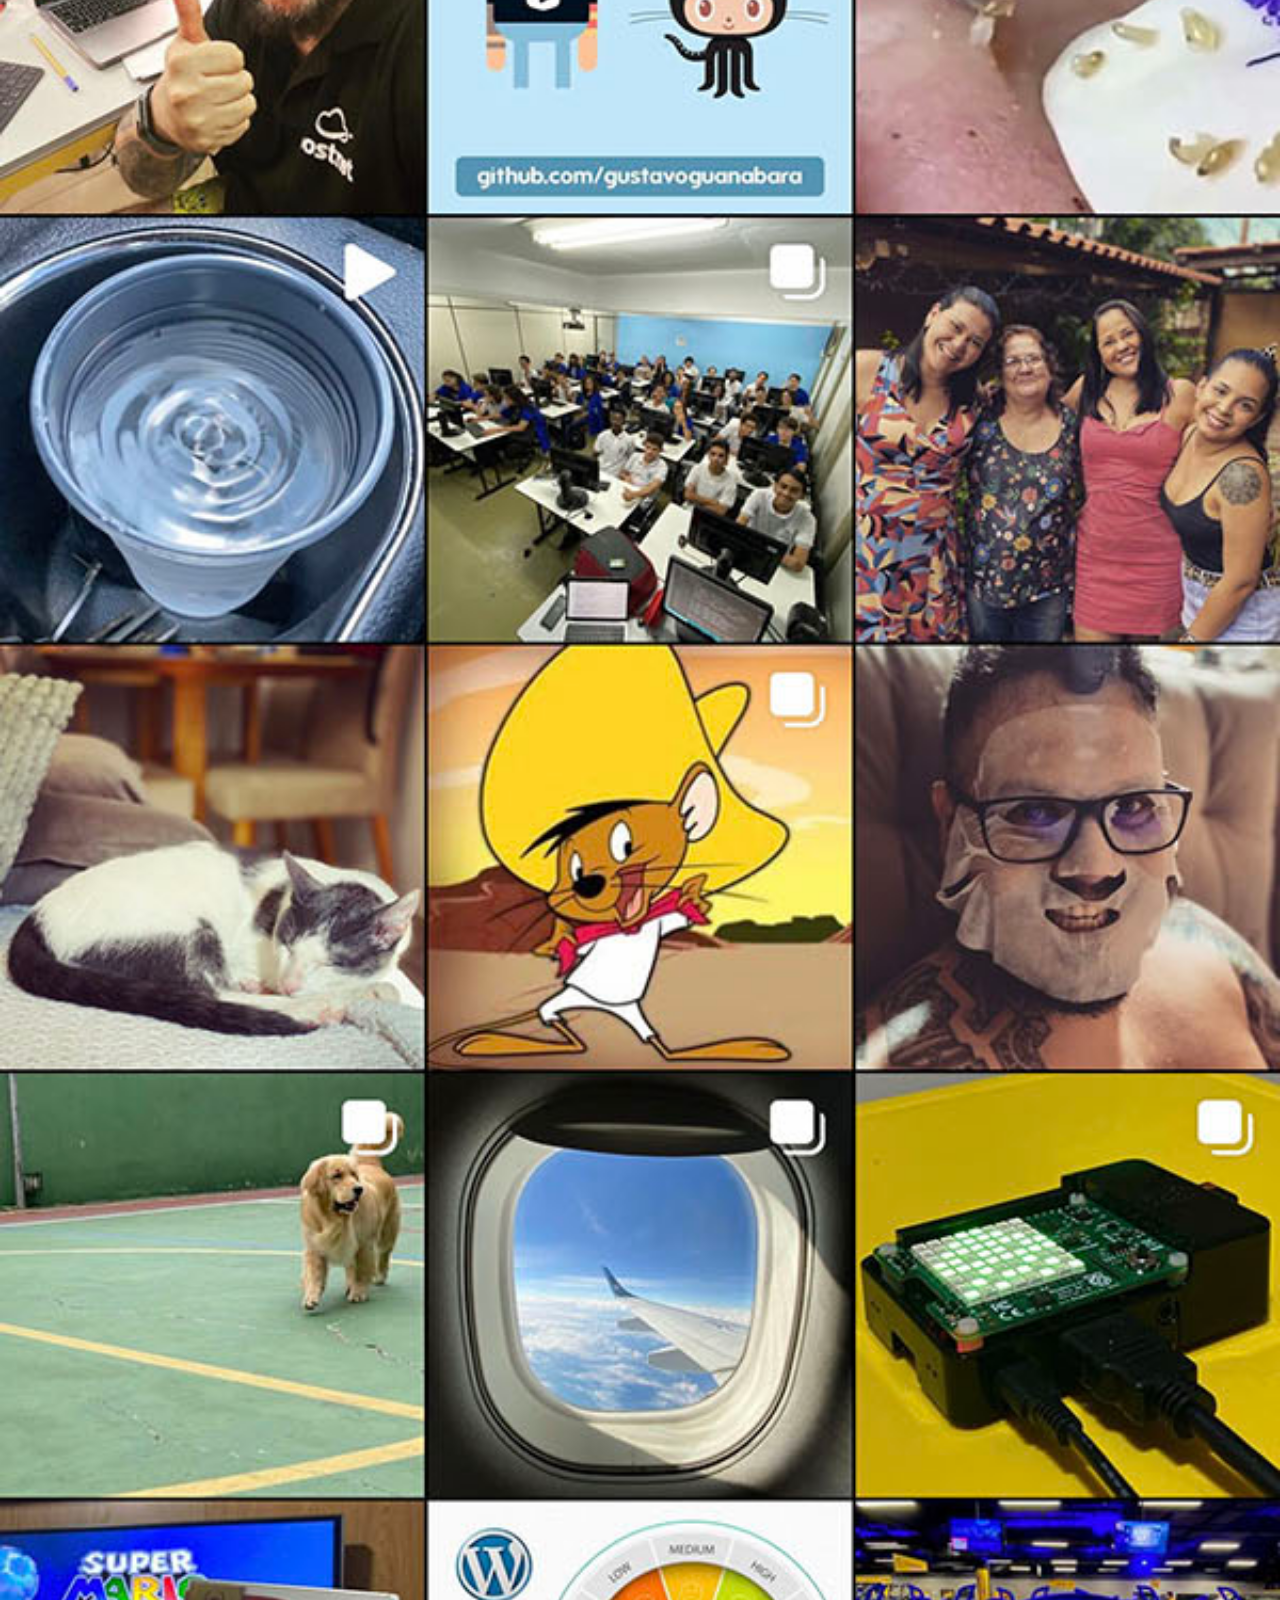
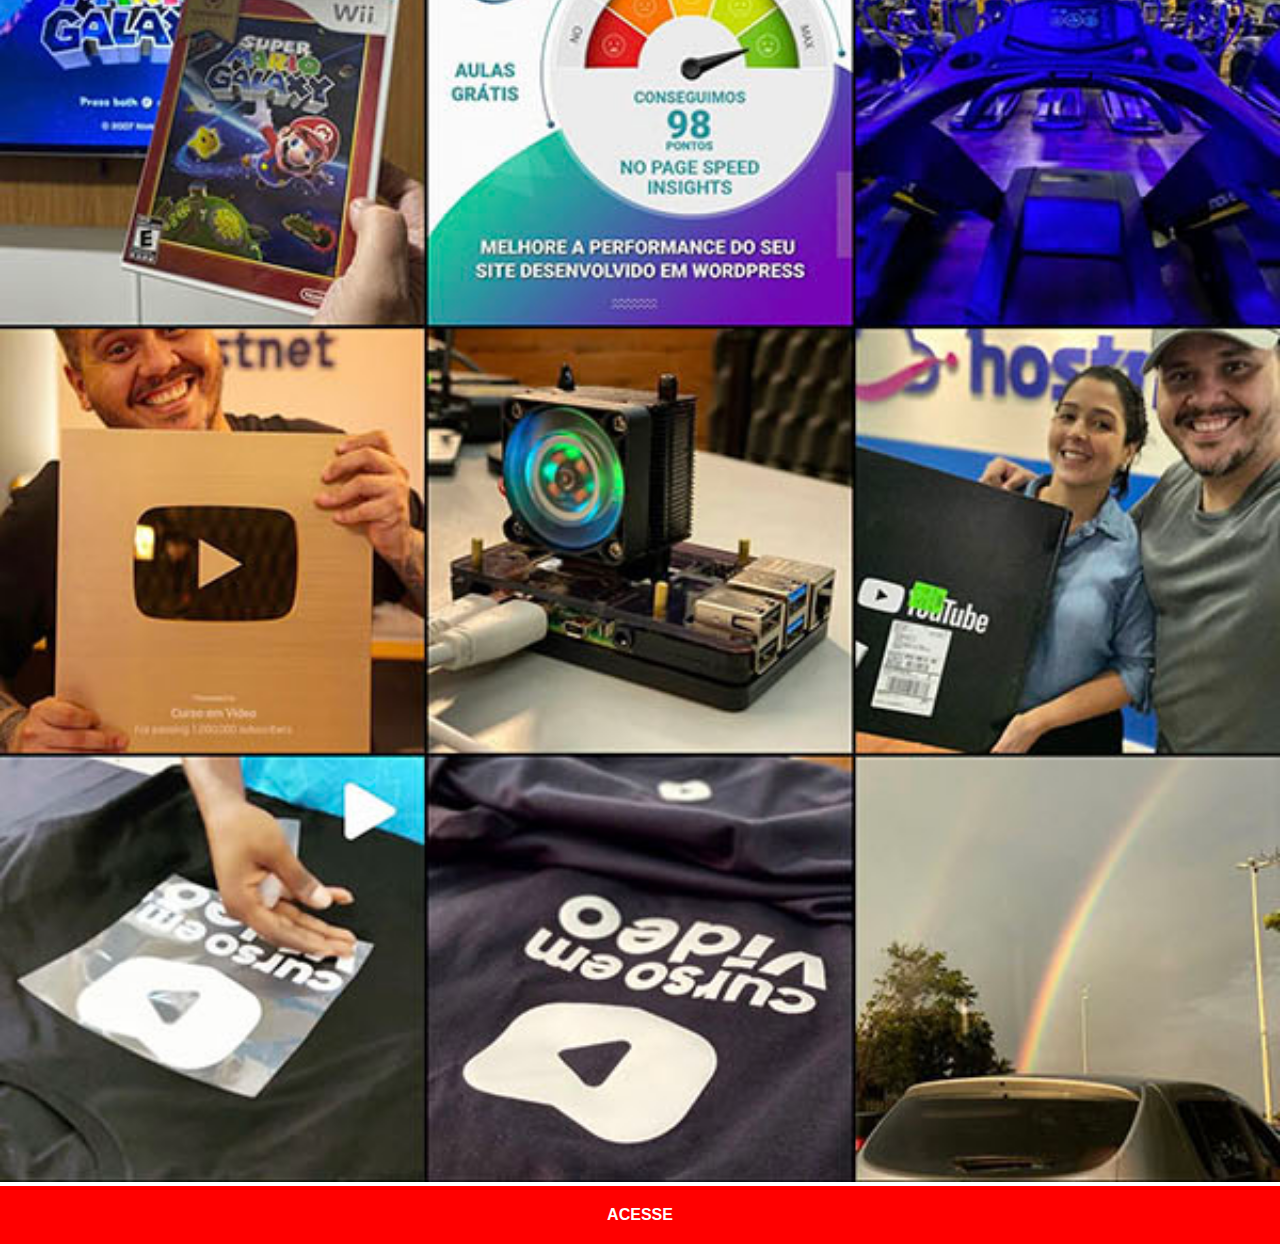
<file: instagram.html>
<!DOCTYPE html>
<html lang="pt-br">
<head>
    <meta charset="UTF-8">
    <meta name="viewport" content="width=device-width, initial-scale=1.0">
    <title>Instagram</title>
    <link rel="stylesheet" href="estilos/social.css">
</head>
<body>
    <img src="imagens/tela-instagram.jpg" alt="Instagram">
    <a href="https://www.instagram.com/gustavoguanabara/" target="_blank">ACESSE</a>
</body>
</html>
</file>
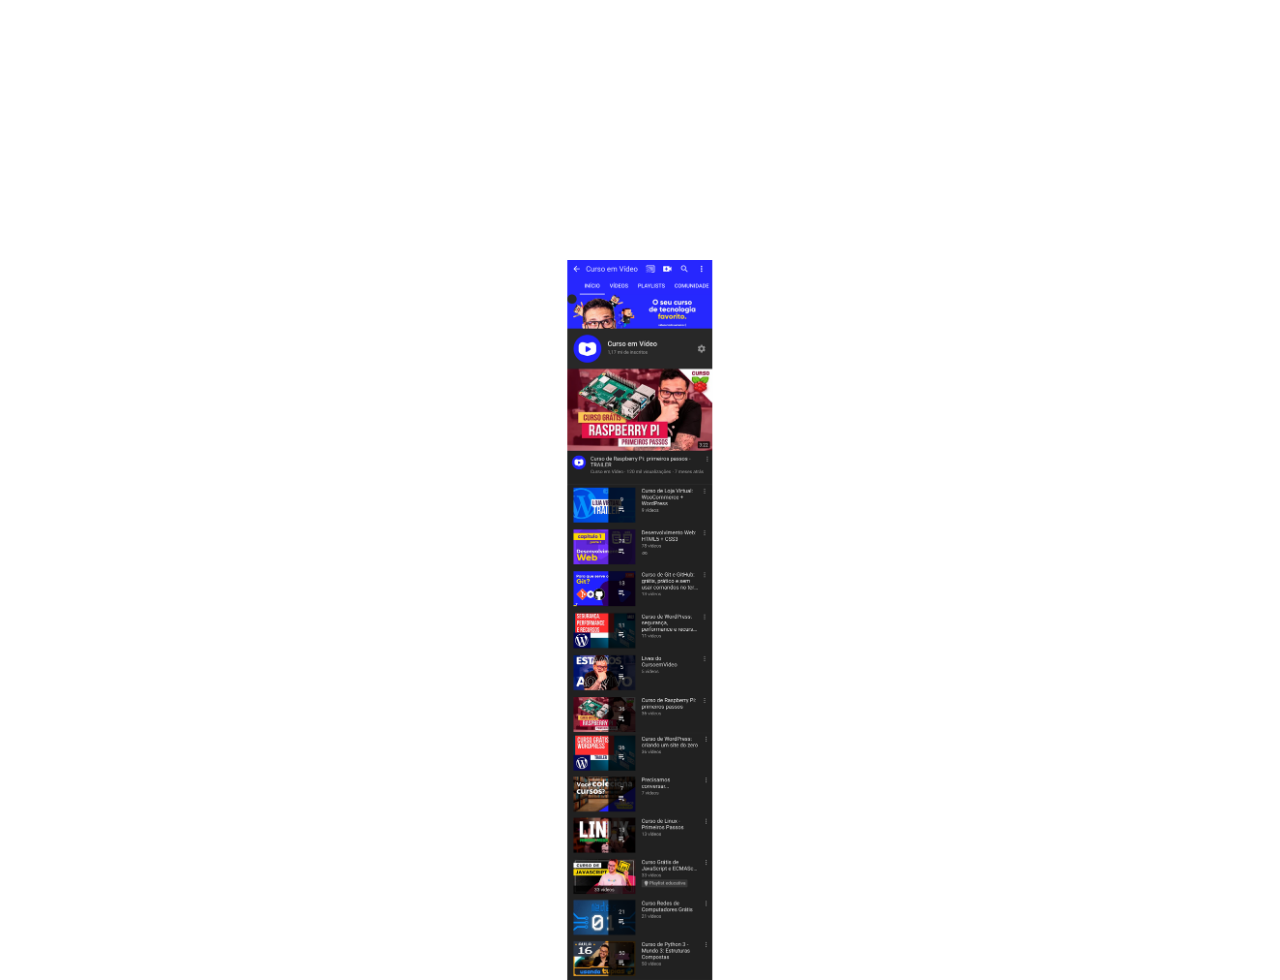
<file: pag001.html>
<!DOCTYPE html>
<html lang="pt-br">
<head>
    <meta charset="UTF-8">
    <meta name="viewport" content="width=device-width, initial-scale=1.0">
    <style>
       #container{
        position:  relative;
       }
       
       img{     
        position: absolute; 
        left: 50%;
        top: 50%;
        transform: translate(-50%, 35%);
        height: 80vh;
        }
    </style>
    <title>Document</title>
</head>
<body>
    <div id="container"><img src="imagens/tela-youtube.png" alt=""></div>
</body>
</html>
</file>
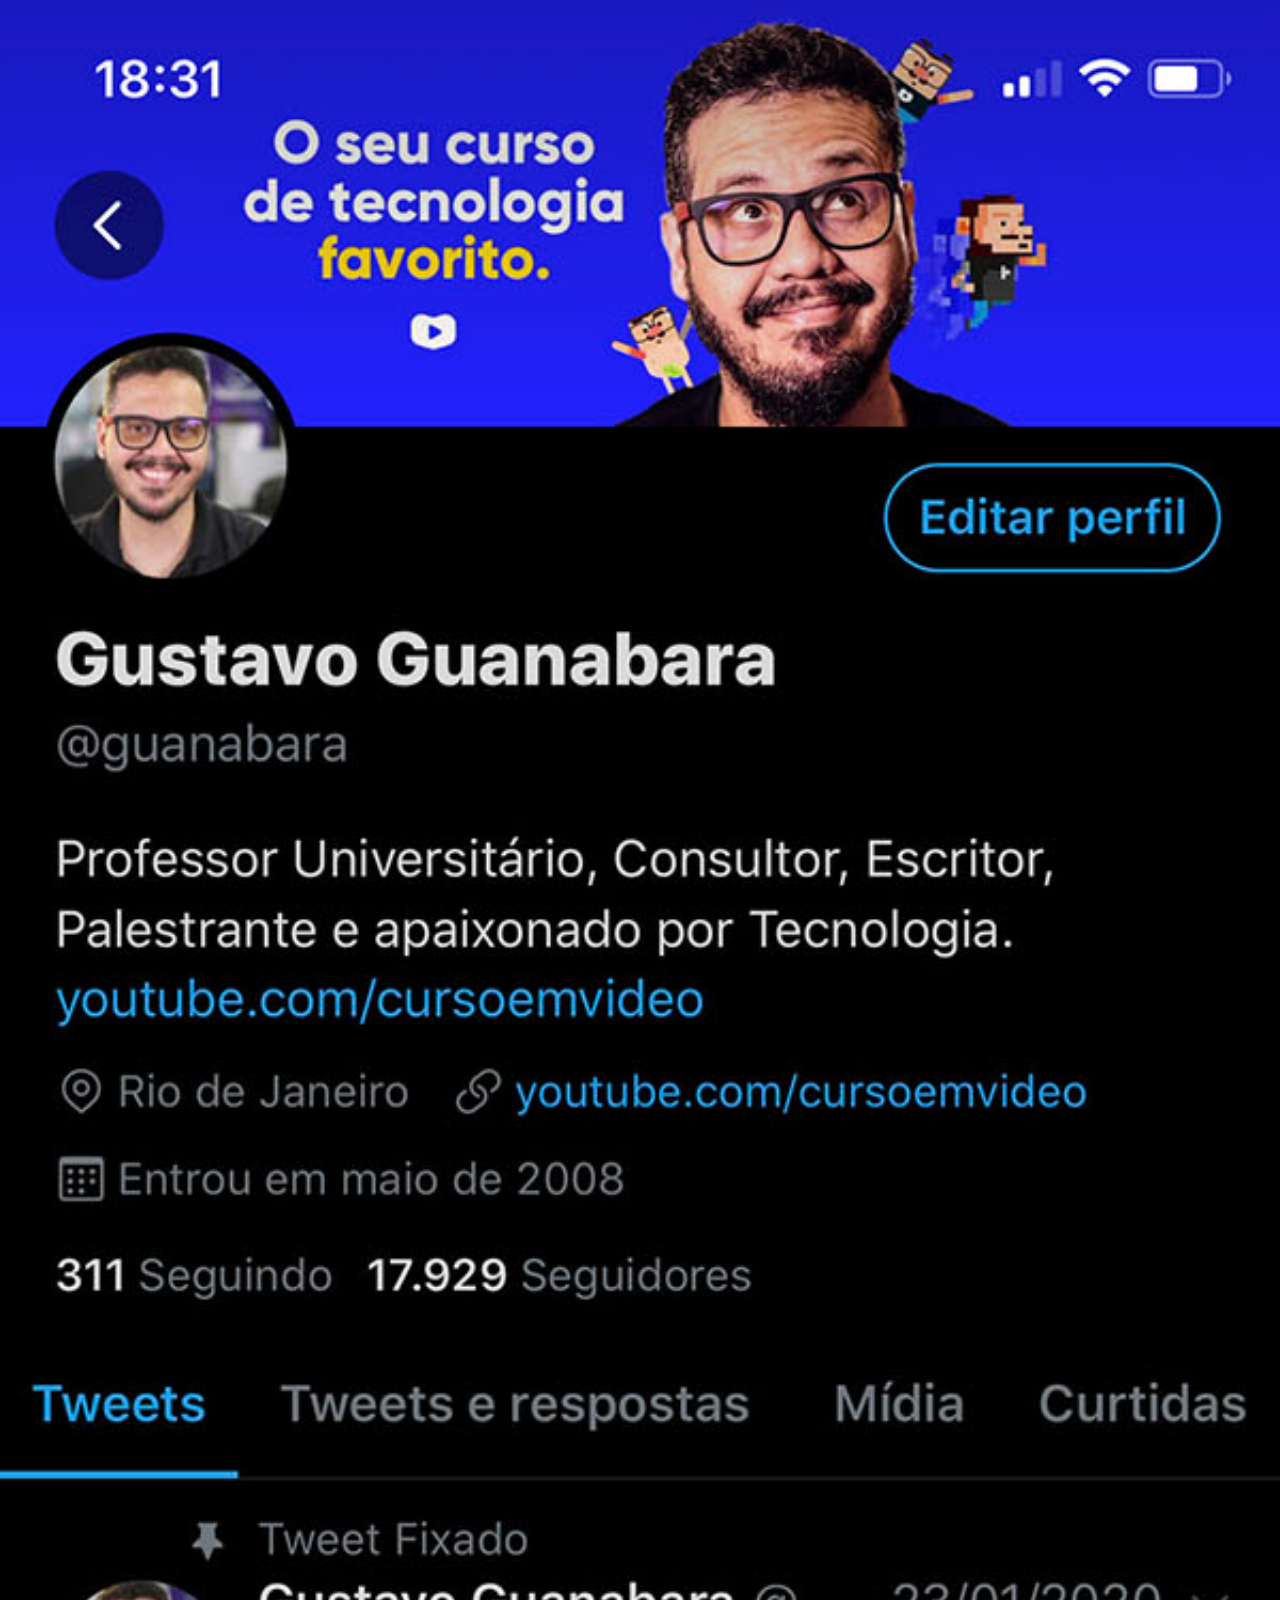
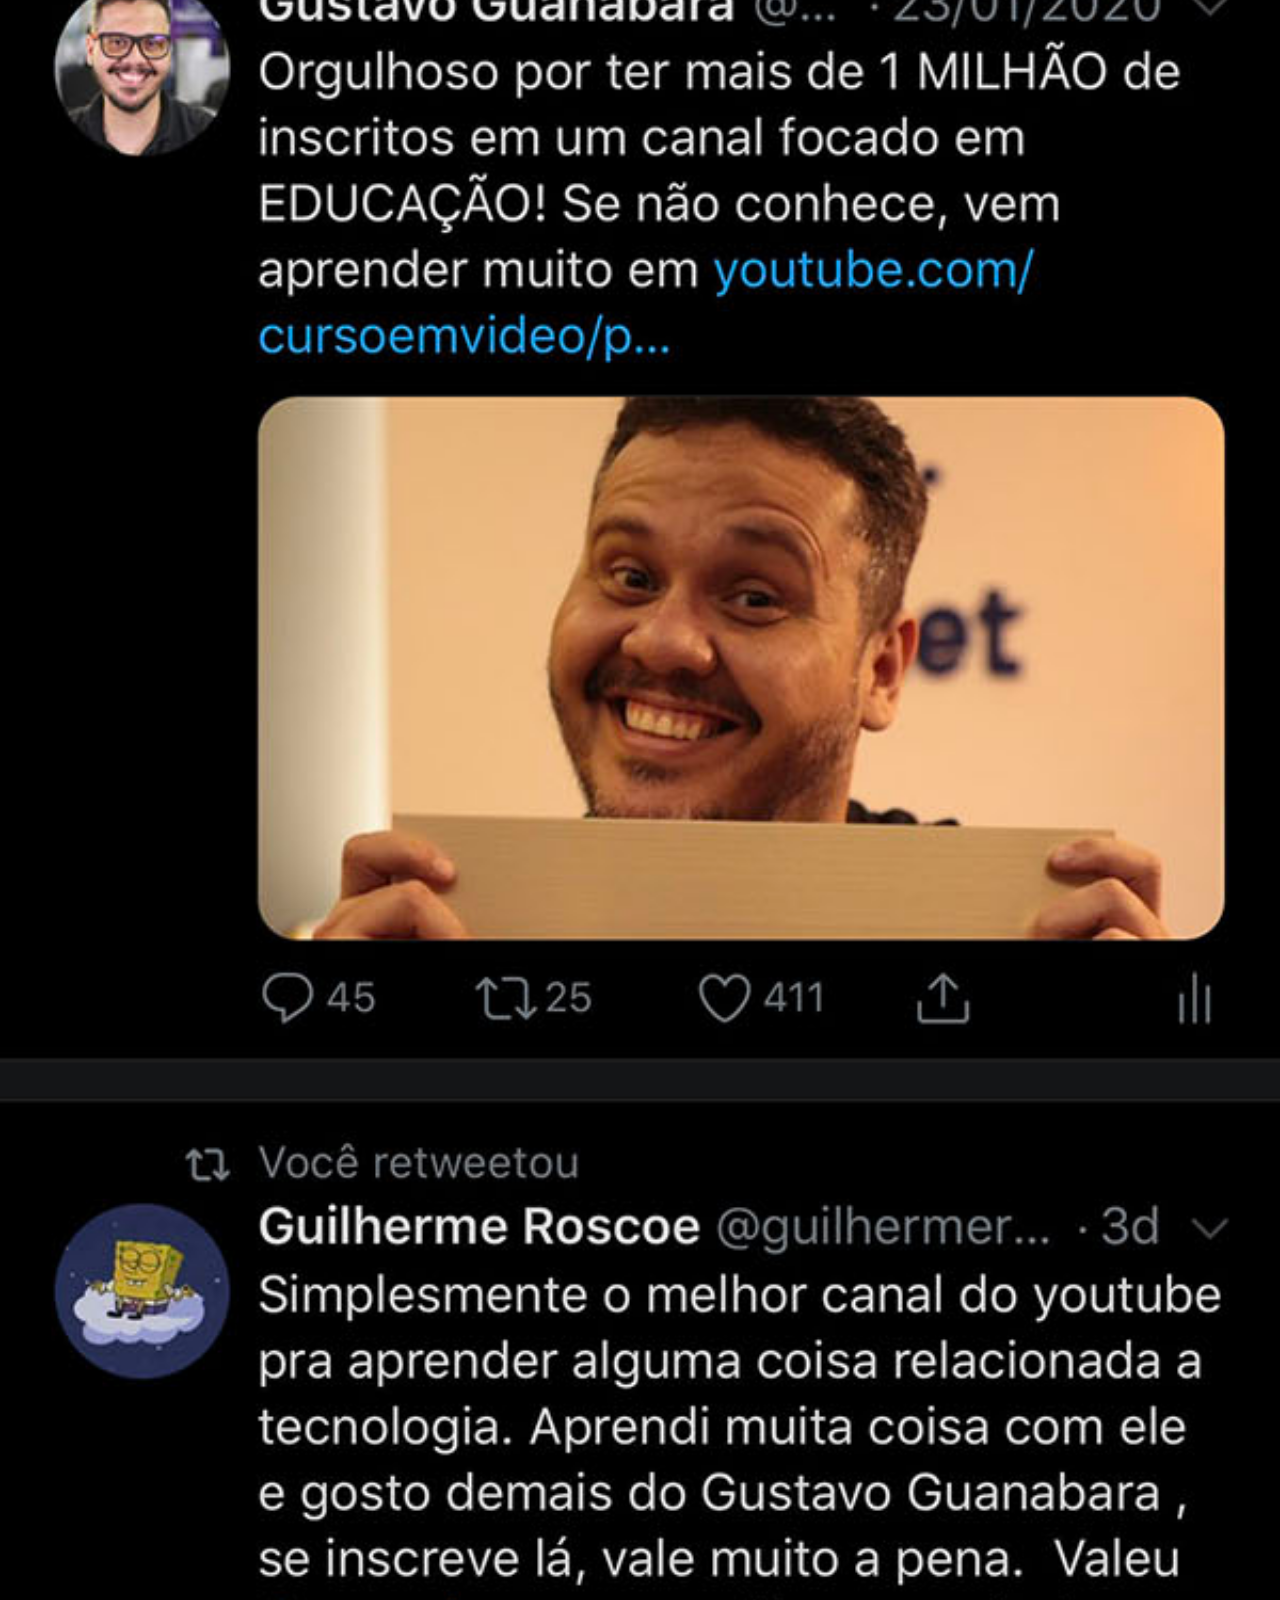
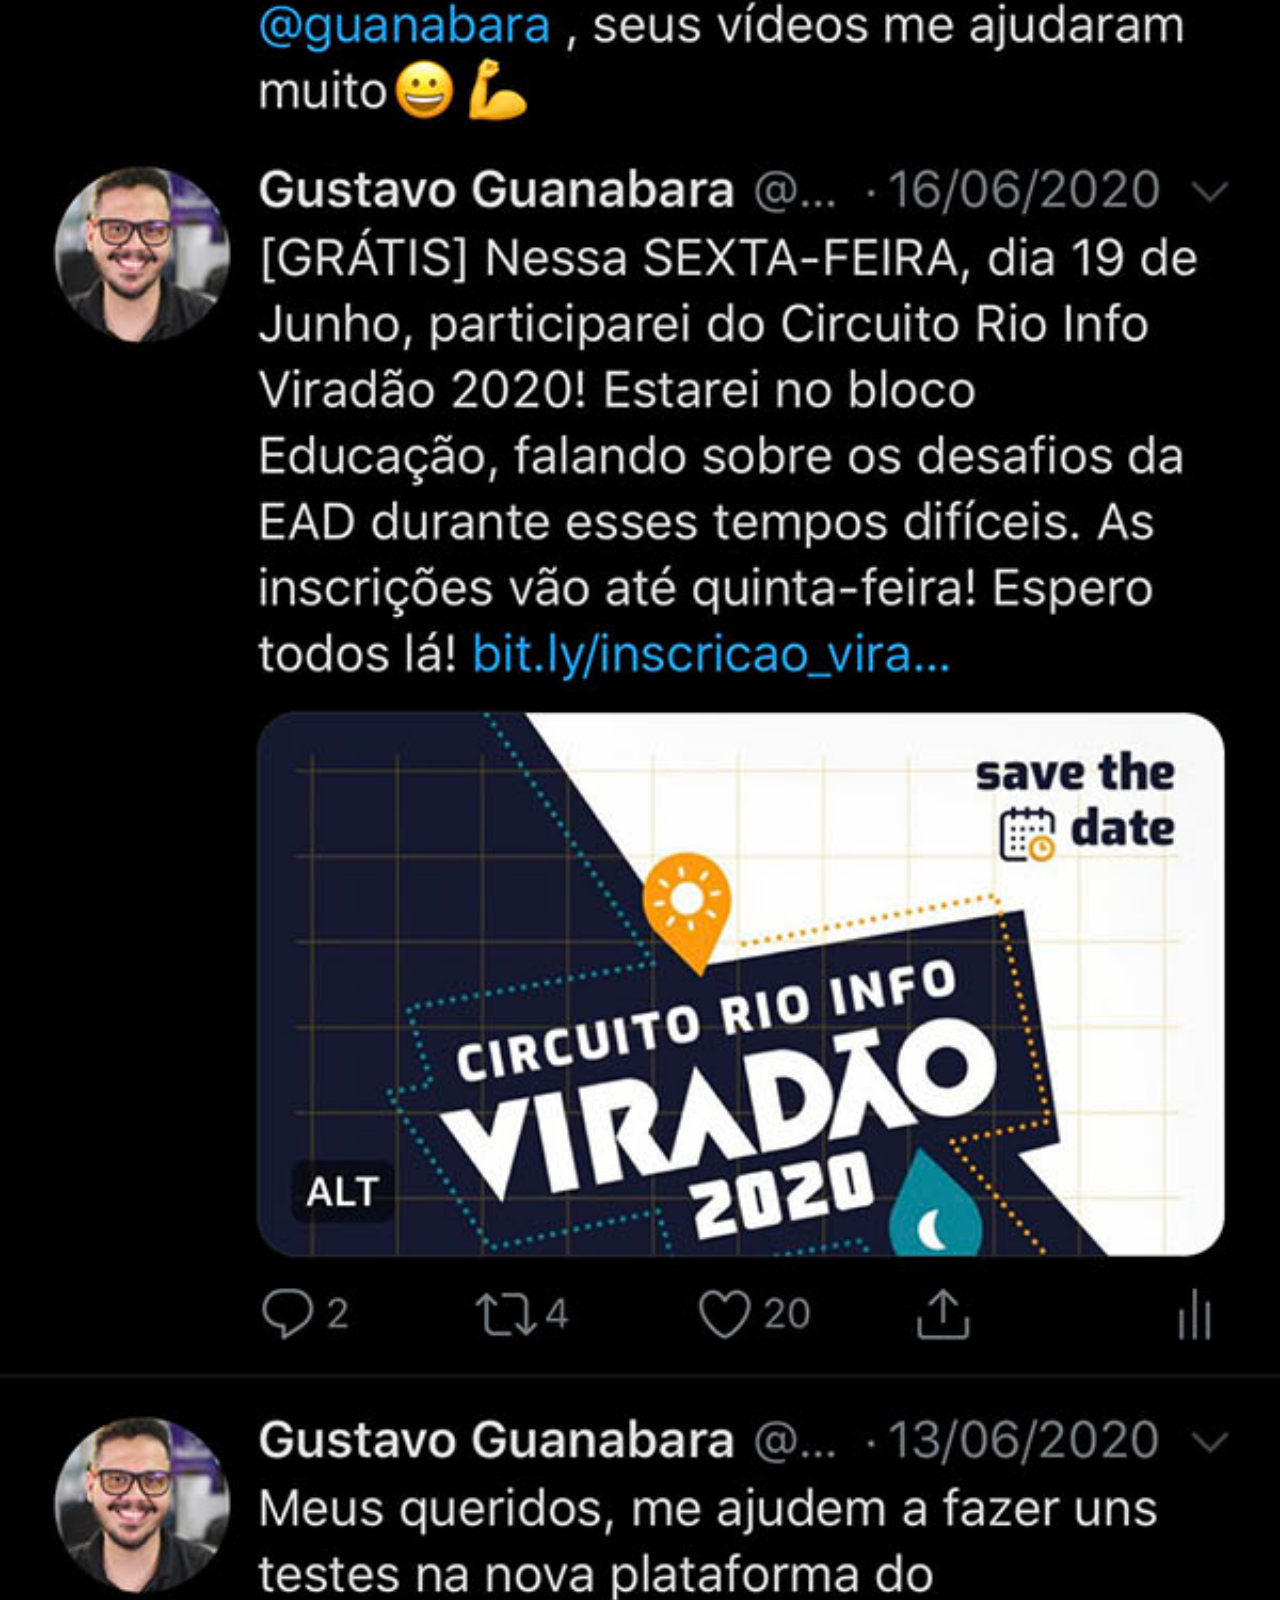
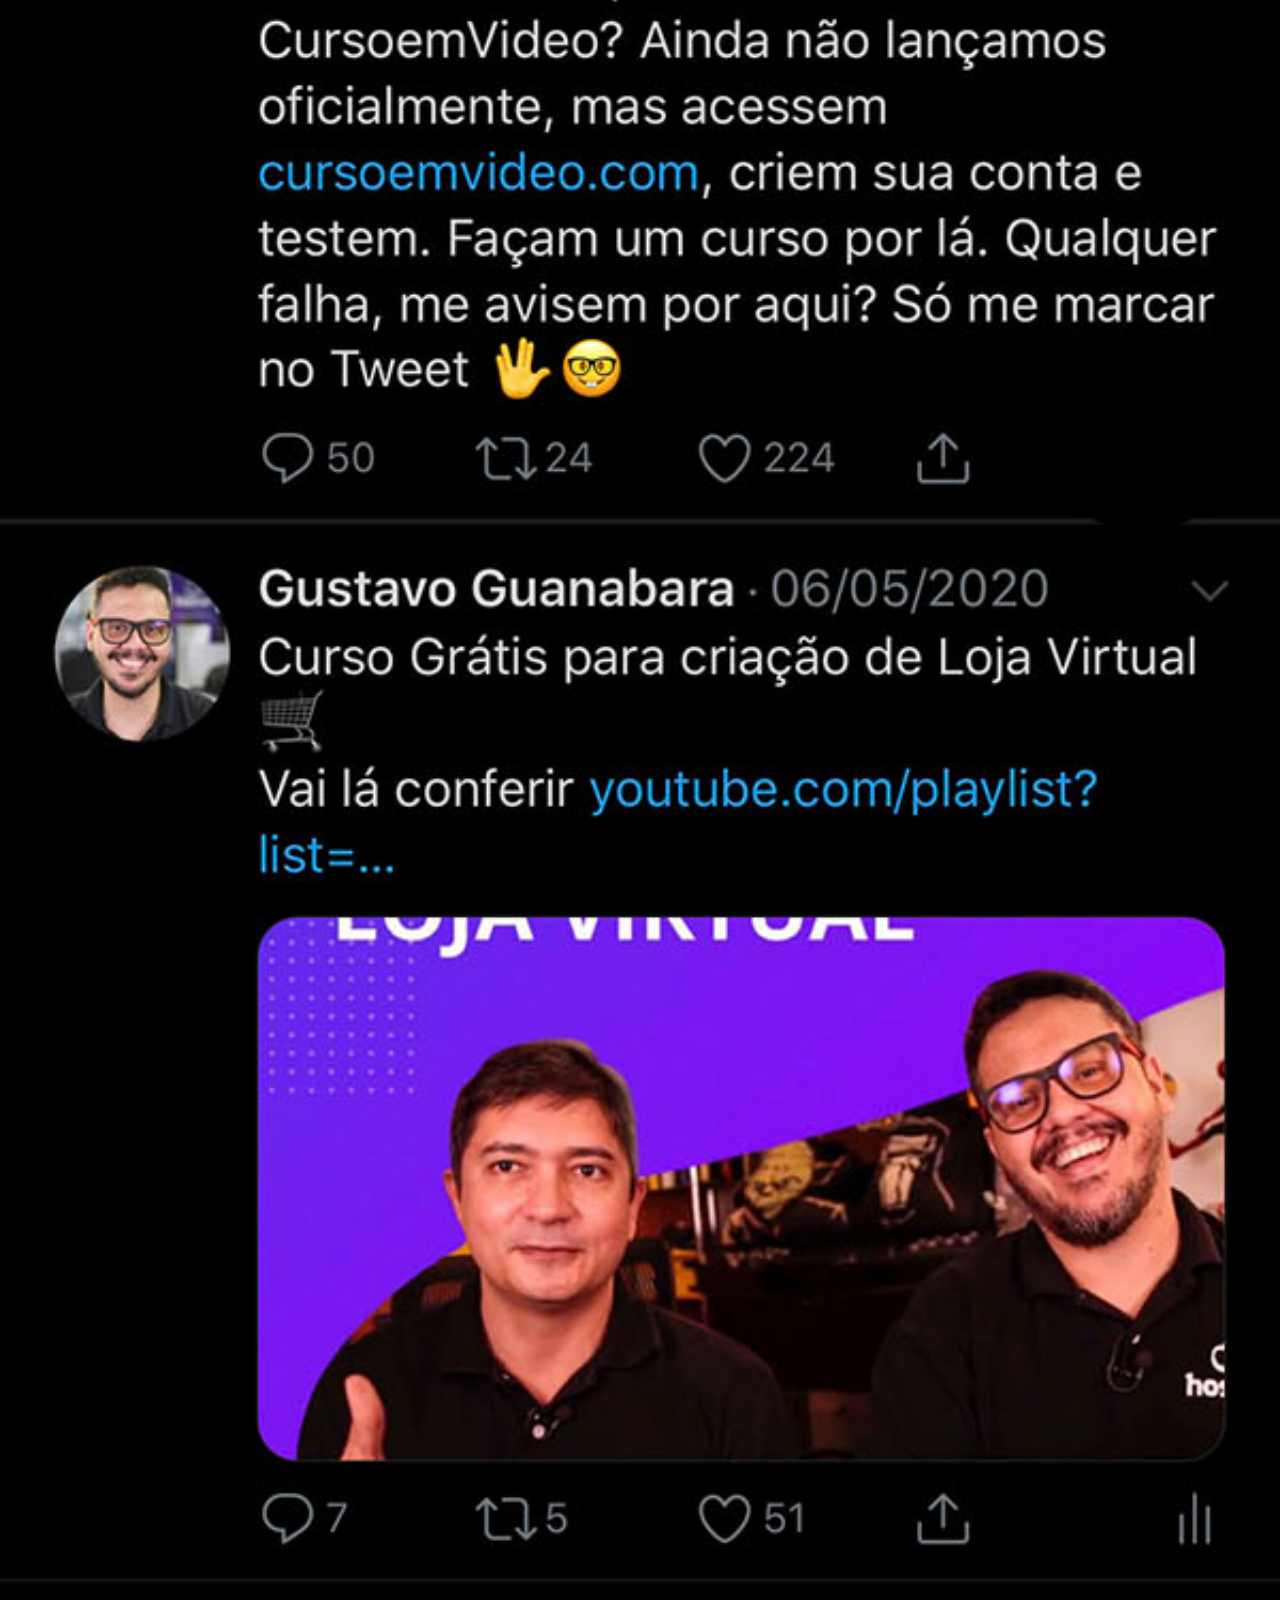
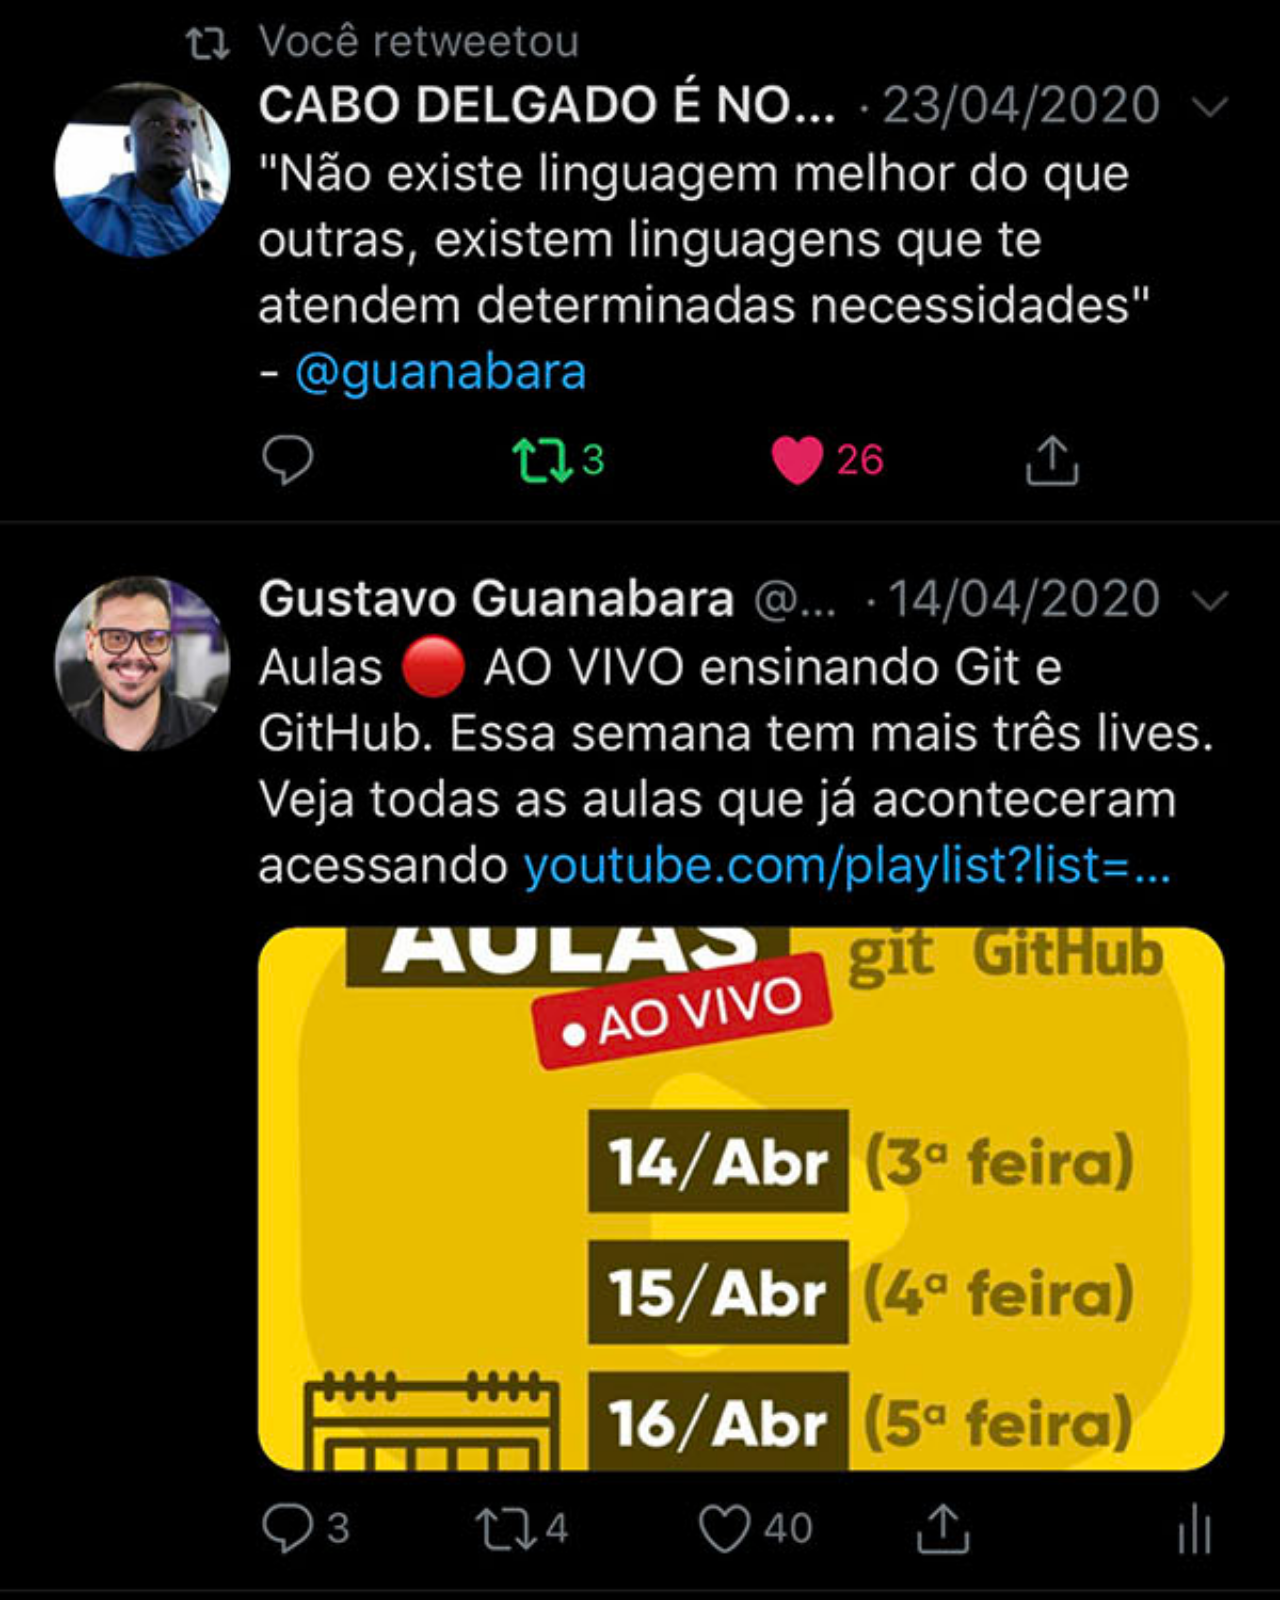
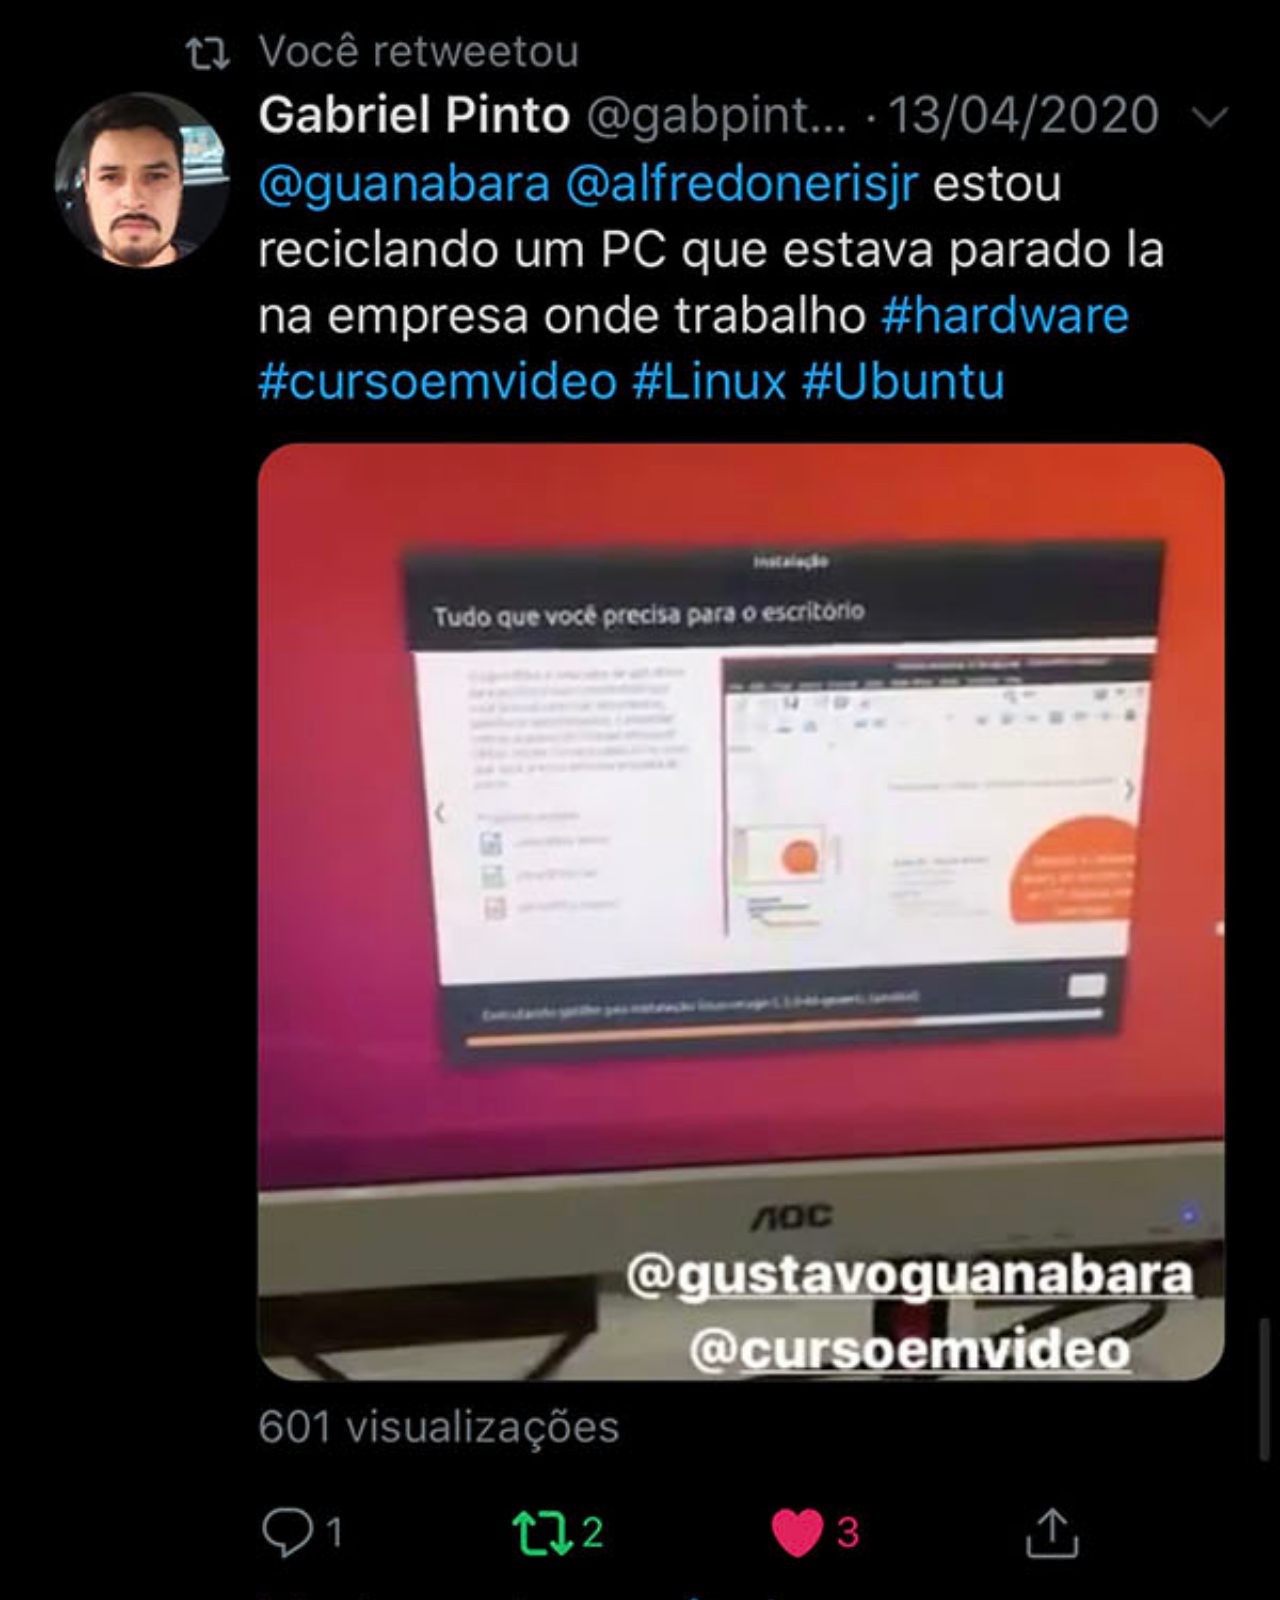
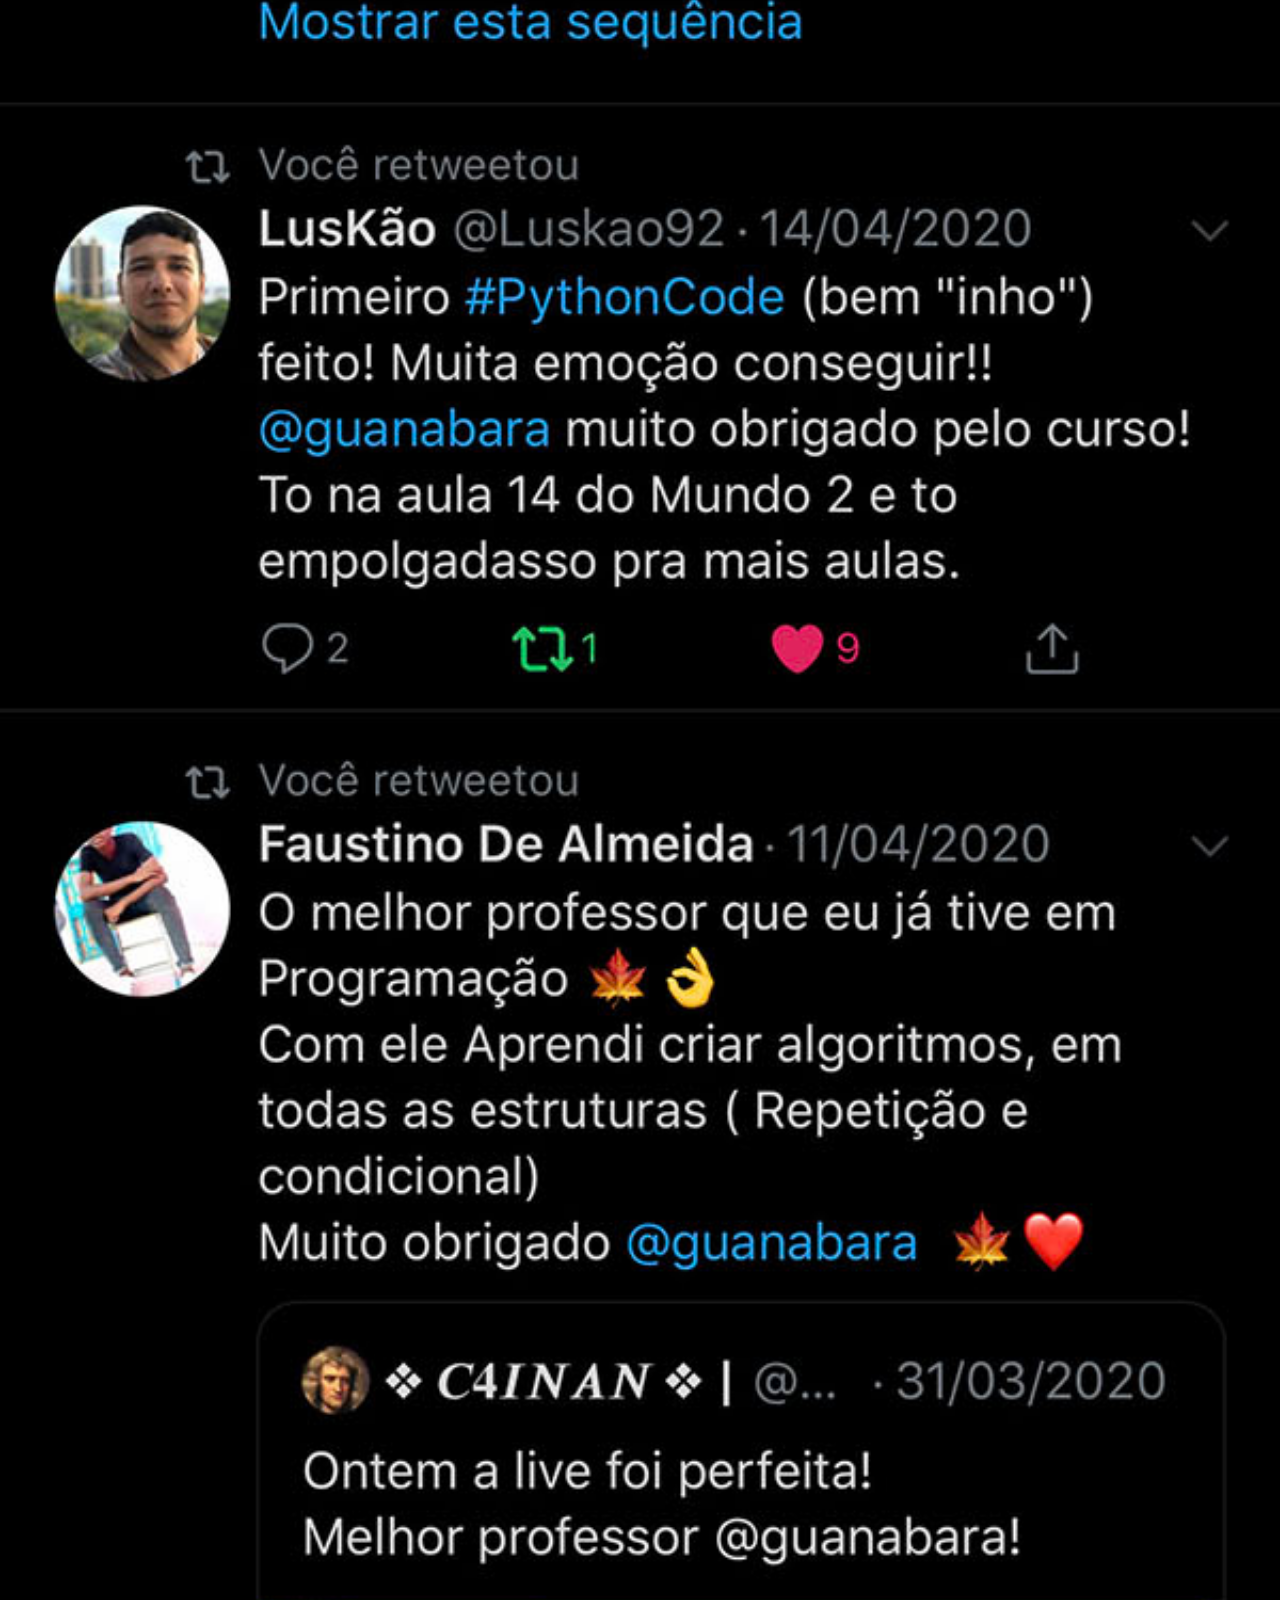
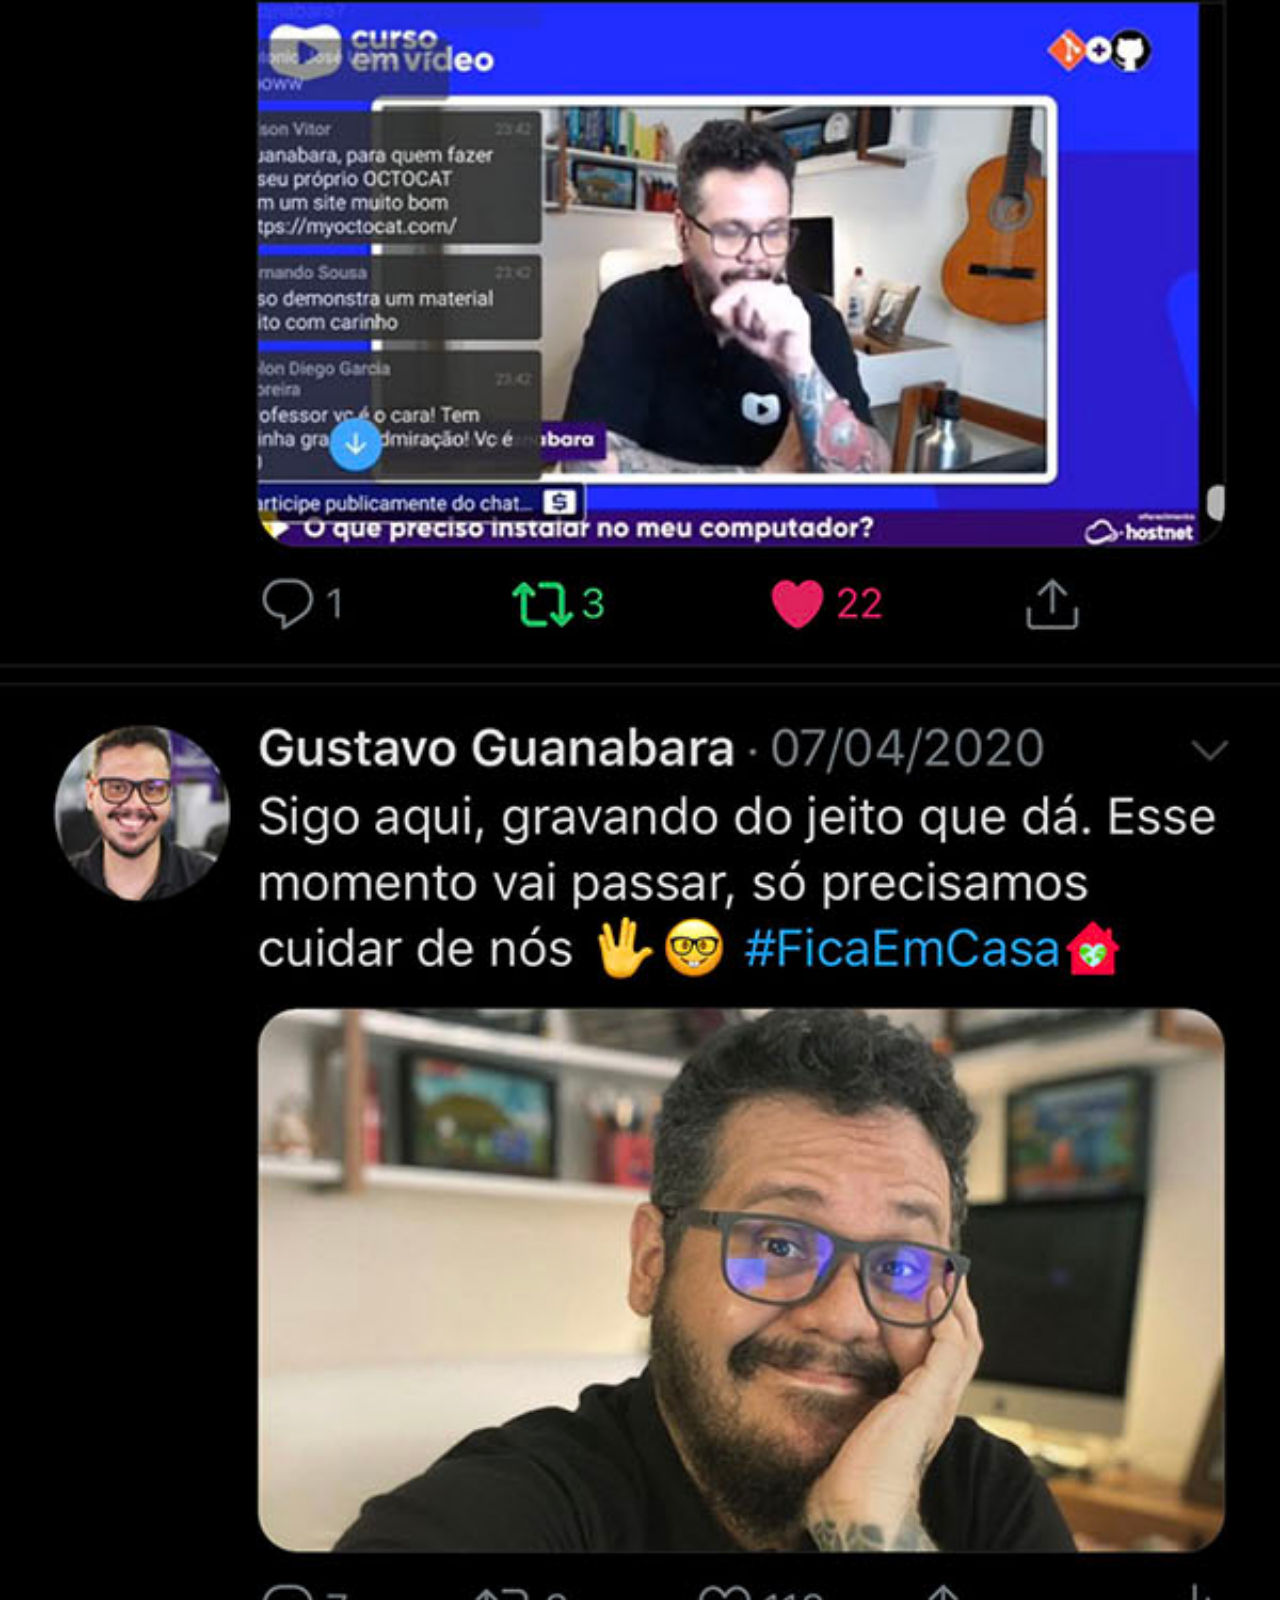
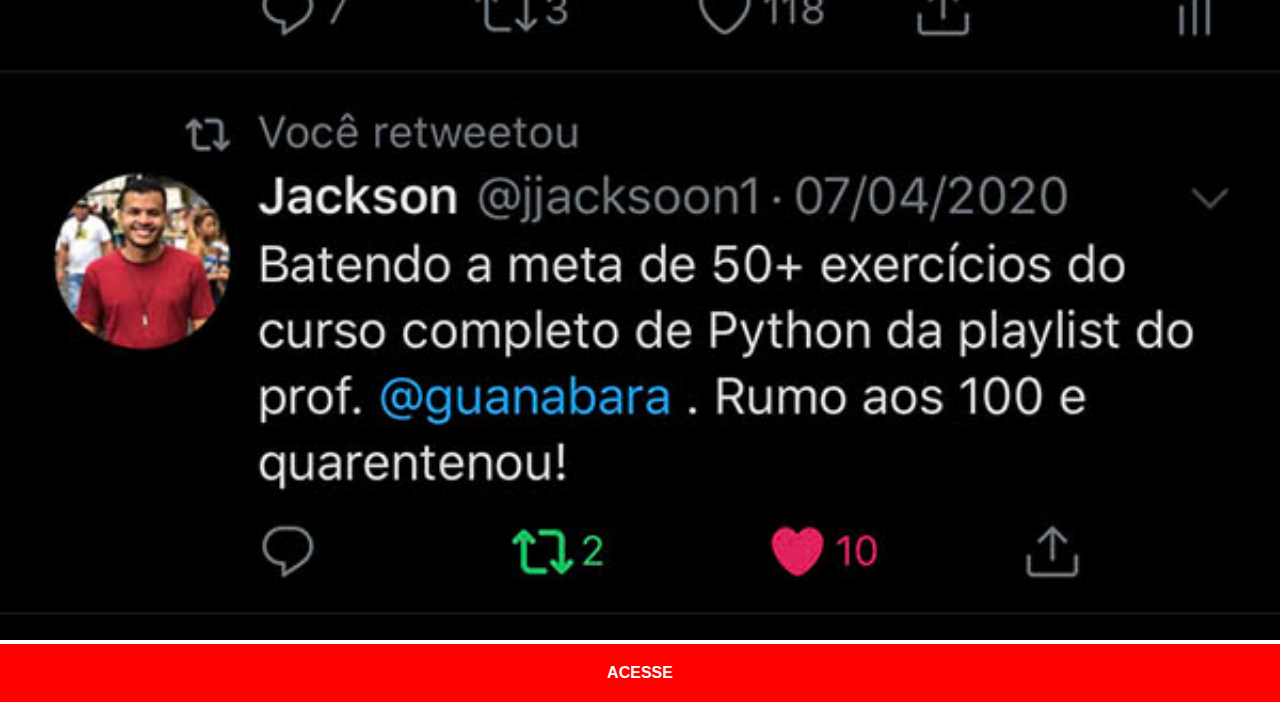
<file: twitter.html>
<!DOCTYPE html>
<html lang="en">
<head>
    <meta charset="UTF-8">
    <meta name="viewport" content="width=device-width, initial-scale=1.0">
    <title>Twitter</title>
    <link rel="stylesheet" href="estilos/social.css">
</head>
<body>
    <img src="imagens/tela-twitter.jpg" alt="">
    <a href="https://x.com/guanabara?mx=2">ACESSE</a>
</body>
</html>
</file>
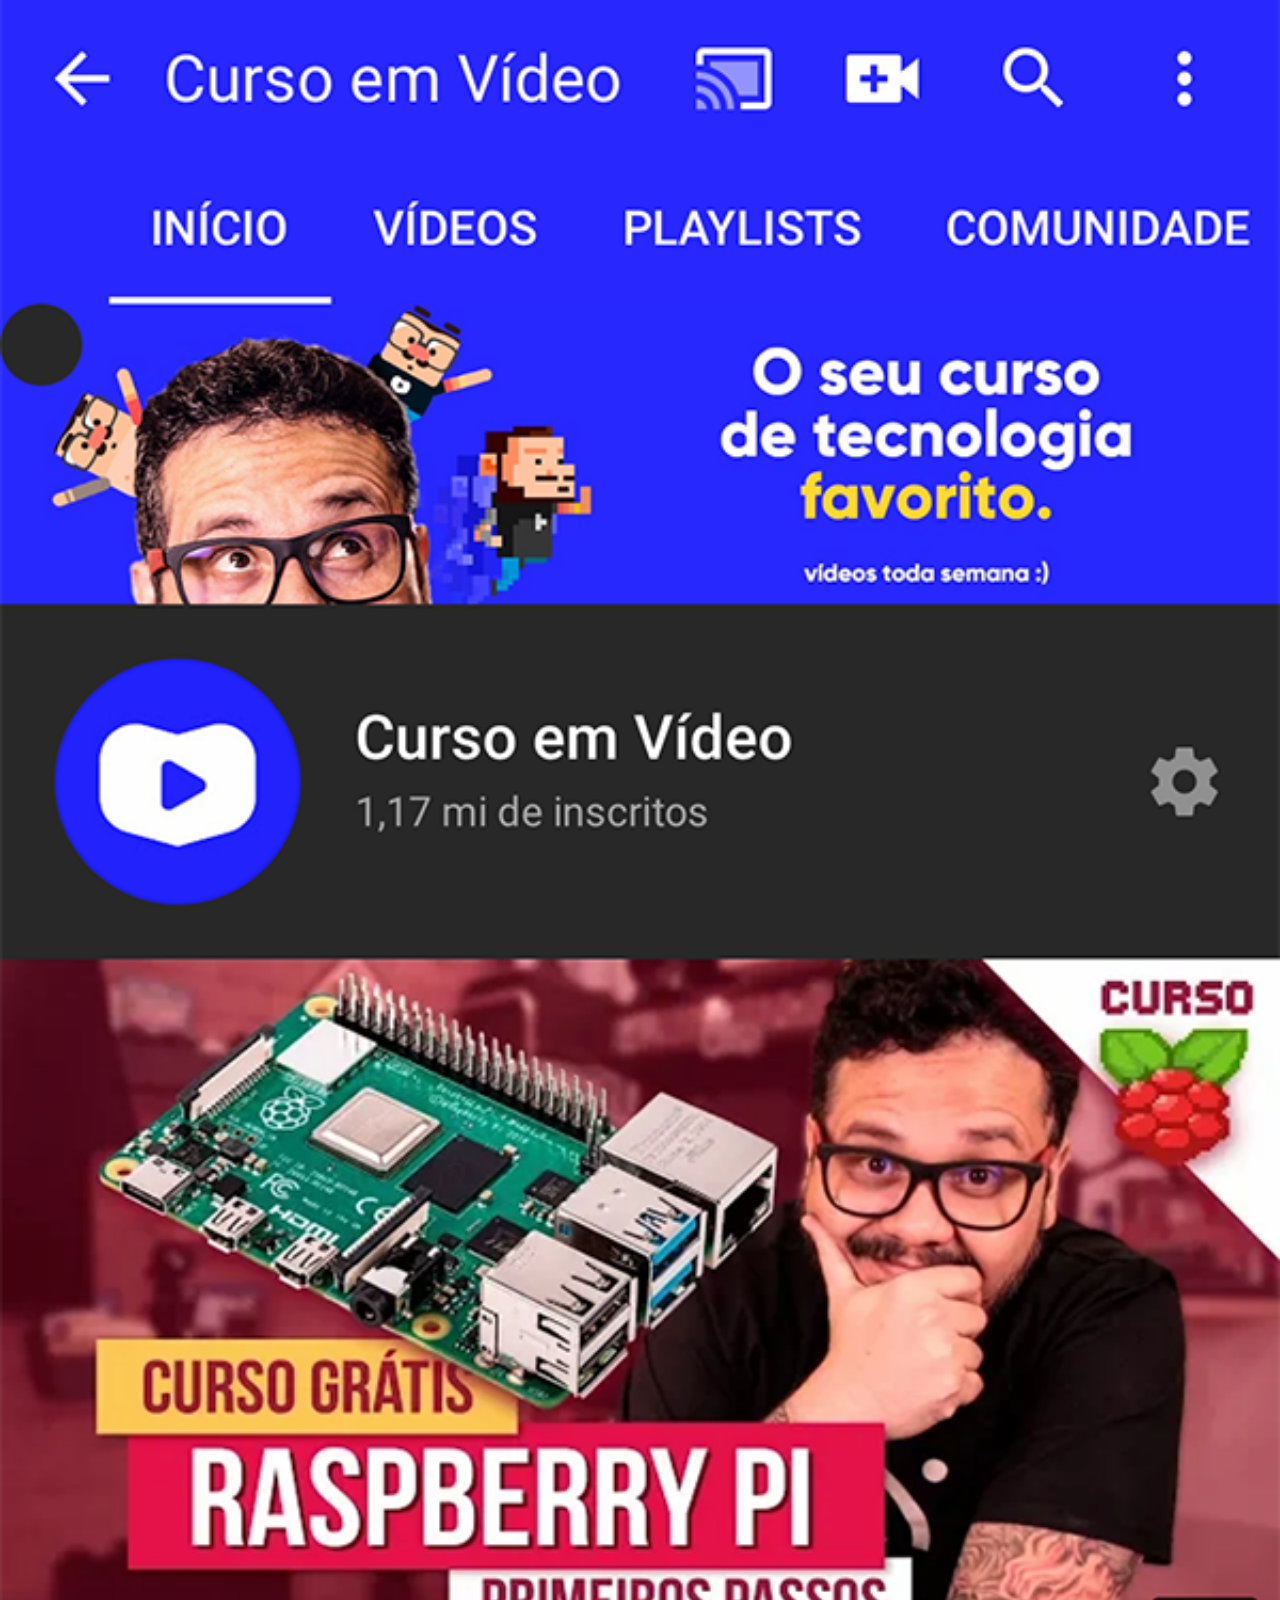
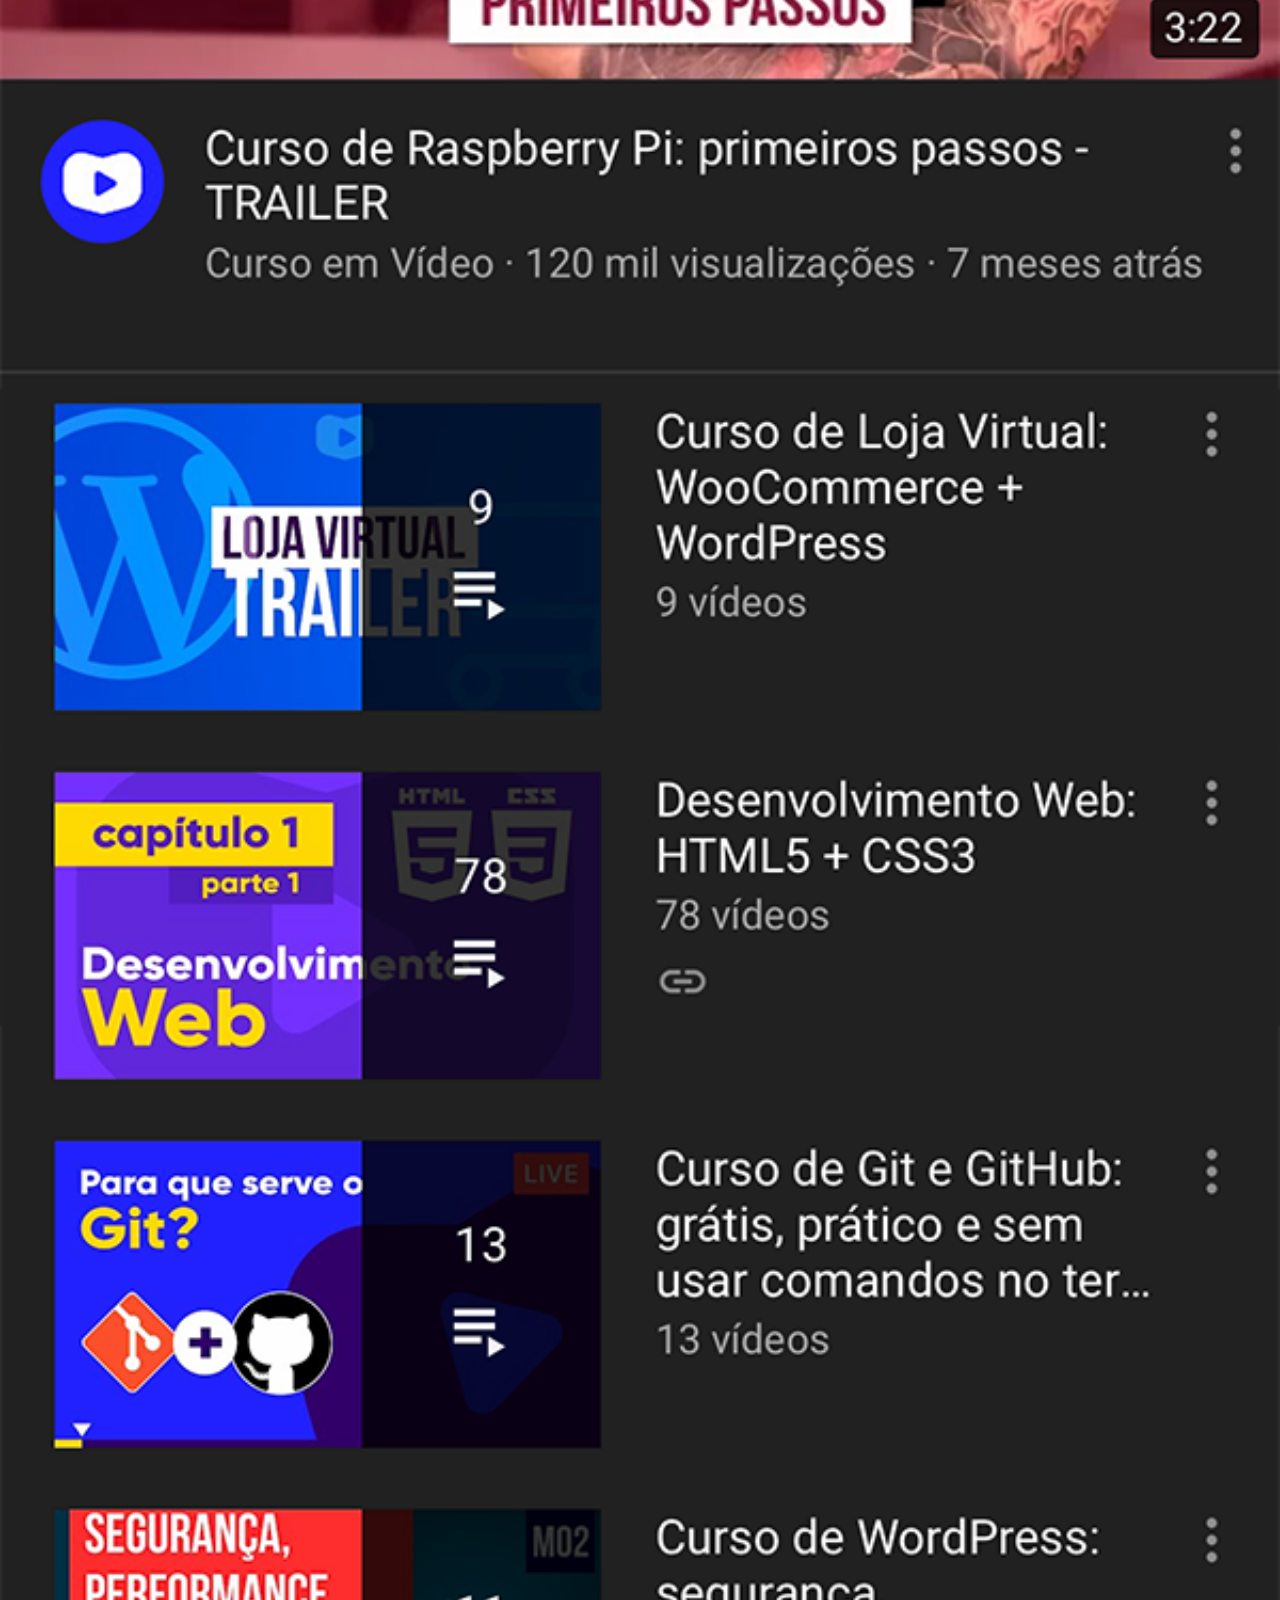
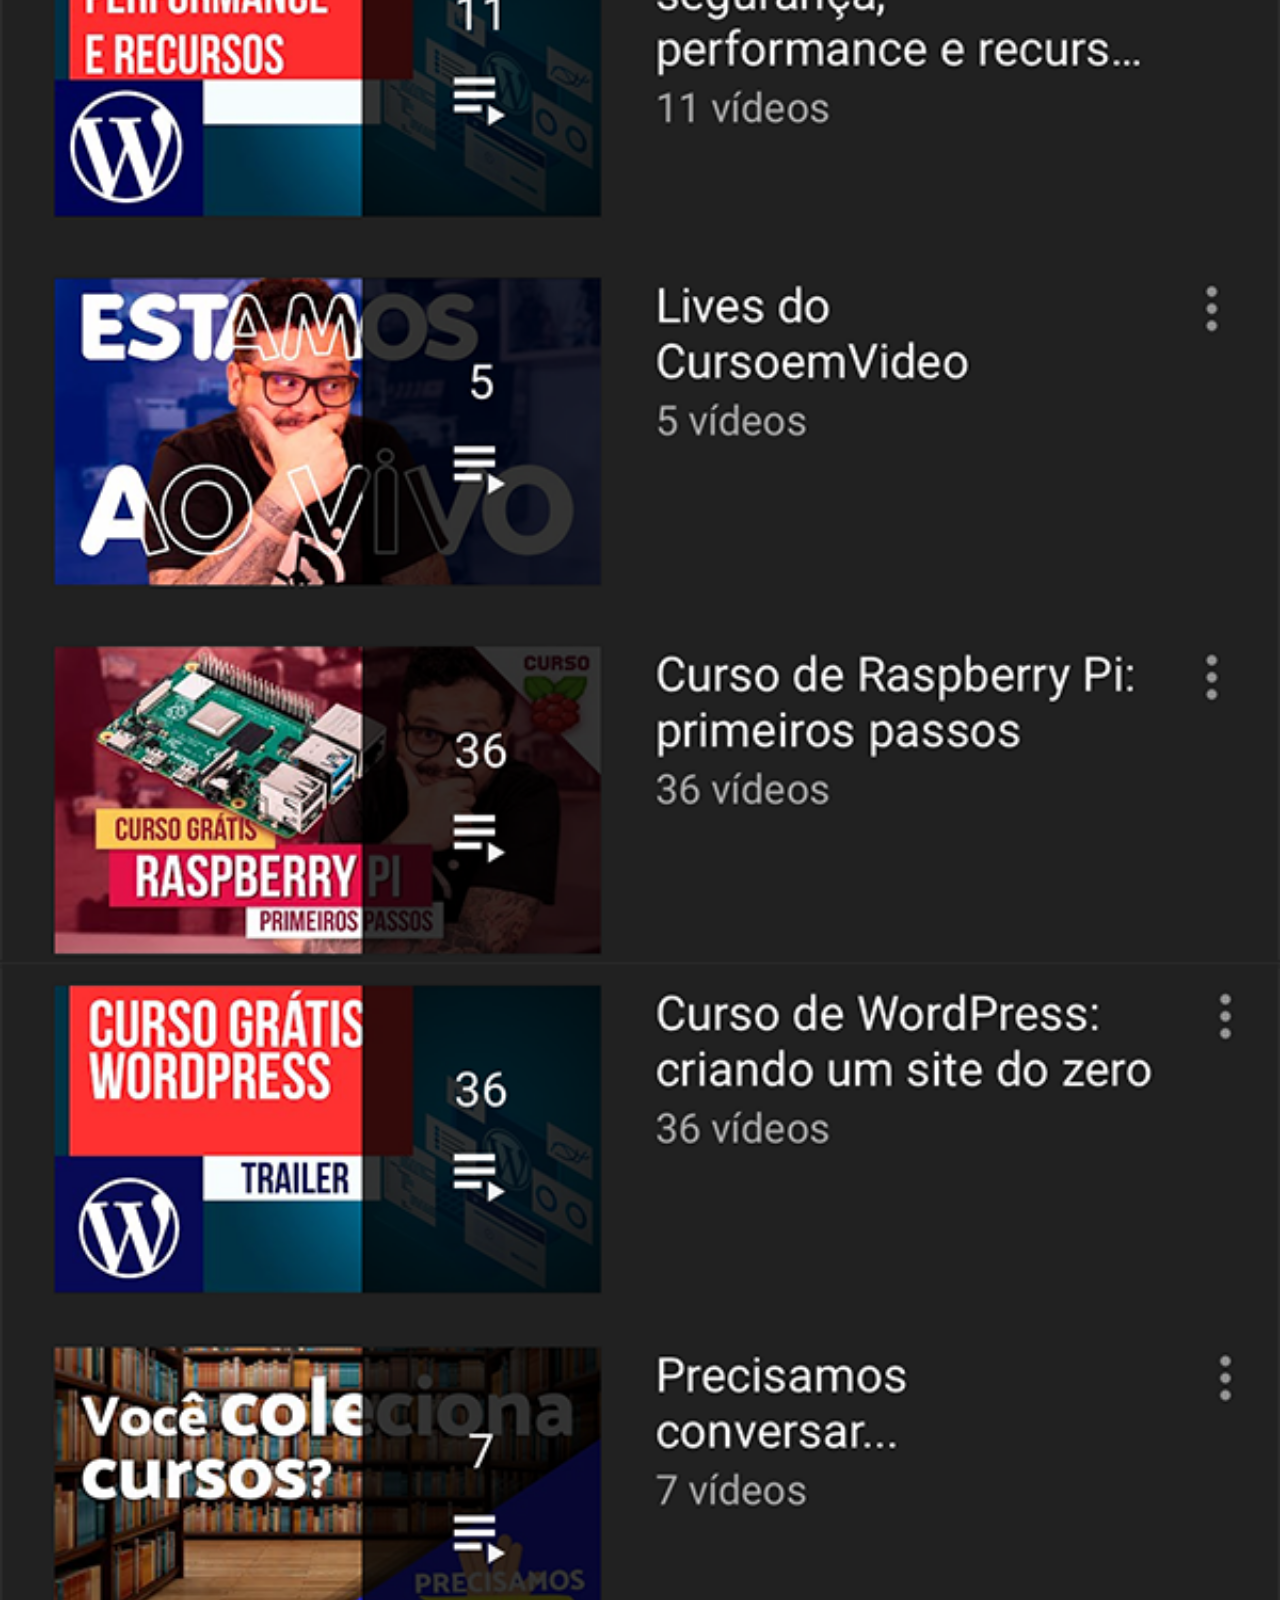
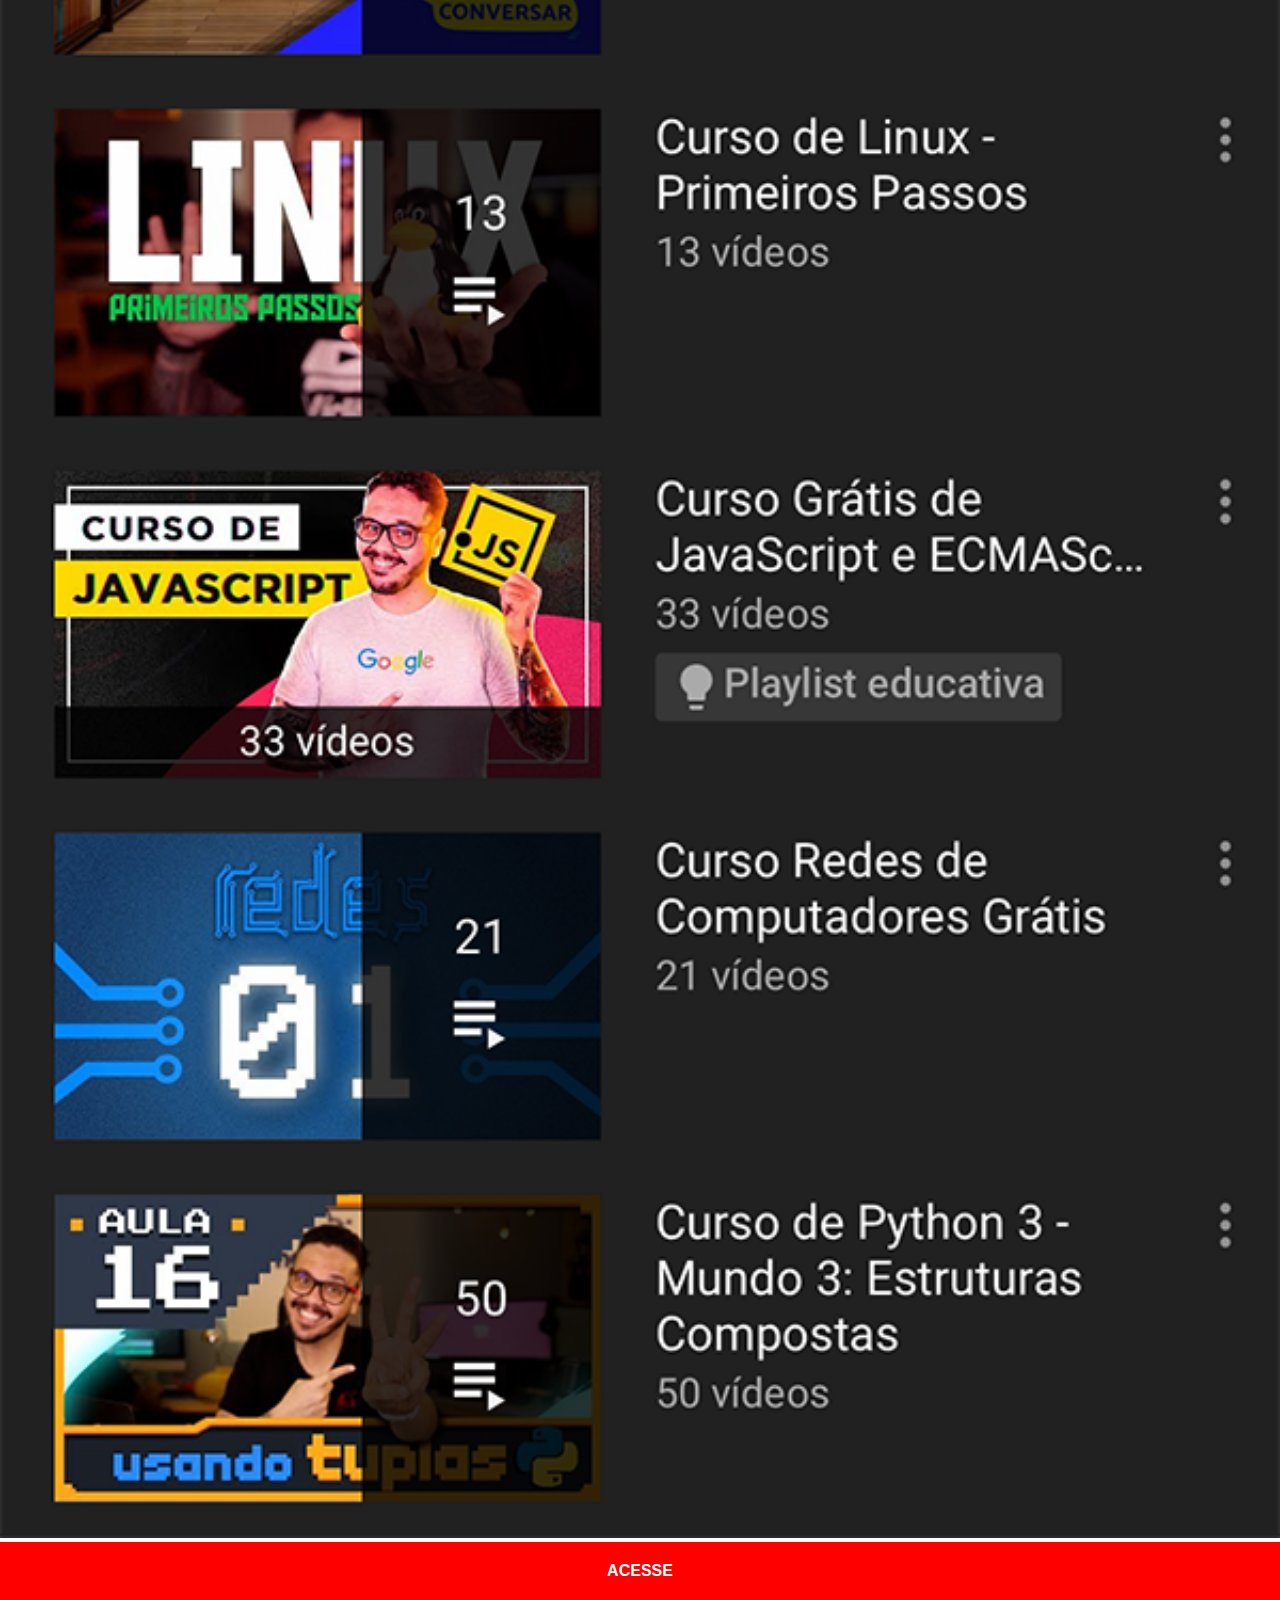
<file: youtube.html>
<!DOCTYPE html>
<html lang="pt-br">
<head>
    <meta charset="UTF-8">
    <meta name="viewport" content="width=device-width, initial-scale=1.0">
    <title>YouTube</title>
    <link rel="stylesheet" href="estilos/social.css">
</head>
<body>
    <img src="imagens/tela-youtube.png" alt="YouTube">
    <a href="https://www.youtube.com/c/CursoemV%C3%ADdeo" target="_blank">ACESSE</a>
</body>
</html>
</file>
<file: style.css>
@charset "UTF-8";

*{
    margin: 0px;
    padding: 0px;
}

html, body{
    height: 100vh;
    width: 97vw;
}
body{
    background: url('imagens/fundo-madeira.jpg')no-repeat center center;
    background-attachment: fixed;
    background-size: cover;
}
::-webkit-scrollbar{
    width: 0px;
}
main{
    height: 100vh;
    width: 97vw;
    position: relative;
}
#telefone{
    position: absolute;
    height: 627px;
    width: 311px;
    left: 50%;
    top: 50%;
    transform: translate(-50%, -50%);
    background-image: url('imagens/frame-iphone.png');
    background-repeat: no-repeat;
}
#tela{
    position: relative;
    top: 80px;
    left: 22px;
    width: 267px;
    height: 471px;
}

#redes-sociais{
    text-align: right;
}
img{
    width: 50px;
    margin: 10px;  
    border-radius: 50%; 
    box-shadow: 2px 2px 5px rgba(0, 0, 0, 0.352);
    box-sizing: border-box;
     /*A borda faz parte do objeto, quando passar o mouse*/
}

img:hover{
    border: 2px solid rgba(255, 255, 255, 0.825);
    transform: translate(-3px, -3px); 
    box-shadow: 5px 5px 10px rgba(0, 0, 0, 0.629);
    transition: 0.3s;
    transition: border 1s;
    /*Faz com que ao passar o mouse o objeto de uma levatada à esquerda e tenha uma sombra maior
    Ele tem o tempo de 0.3 segundos para levantar e a borda aparece em 1 s
    */
}
</file>
<file: estilos/social.css>
@charset "UTF-8";


*{
    margin: 0px;
    padding: 0px;
    font-family: 'Franklin Gothic Medium', 'Arial Narrow', Arial, sans-serif;
}
::-webkit-scrollbar{
    width: 0px;
    height: 0px;
}
img{
    width: 100vw;
}
a{
   
    display: block;
    background-color: red;
    padding: 20px;
    text-align: center;
    font-weight: bolder;
    text-decoration: none;
    color: white;
}
a:hover{
    background-color: darkred;
    border: 1px solid black;
}
</file>
